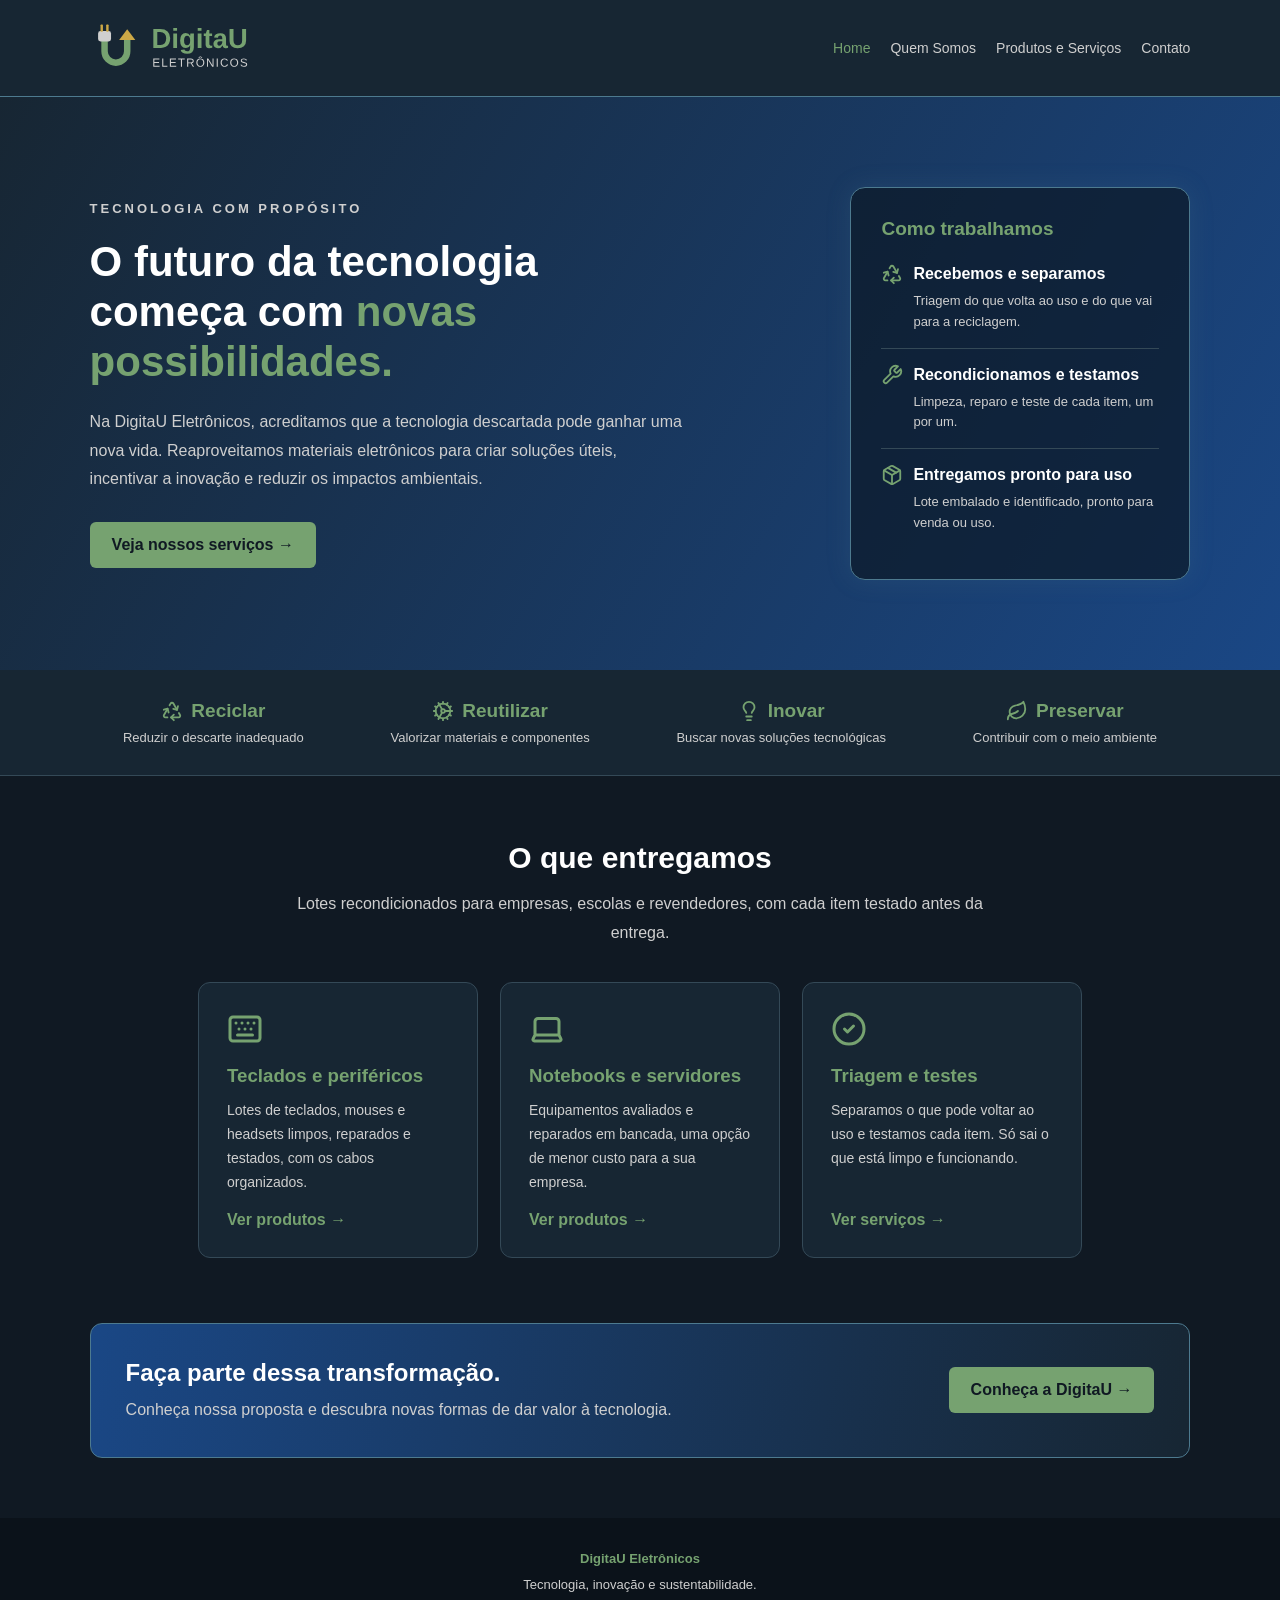
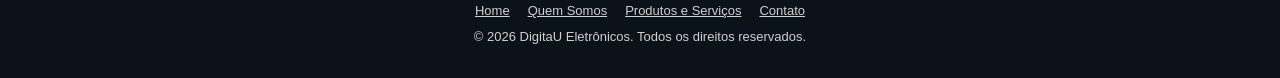
<file: projeto_digitau_eletronicos/index.html>
<!DOCTYPE html>
<html lang="pt-BR">
<head>
    <meta charset="UTF-8">
    <meta name="viewport" content="width=device-width, initial-scale=1.0">
    <meta name="description" content="A DigitaU Eletrônicos recondiciona teclados, mouses, headsets, monitores, notebooks e servidores descartados e entrega lotes testados e prontos para uso.">

    <!-- Nome da página -->
    <title>DigitaU Eletrônicos | Tecnologia Sustentável</title>
    <link rel="icon" href="img/logo/digitau-simbolo.svg" type="image/svg+xml">

    <!-- Estilos: primeiro os comuns, depois os exclusivos desta página -->
    <link rel="stylesheet" href="css/style1.css">
    <link rel="stylesheet" href="css/home.css">
</head>

<body>

    <a class="pular-conteudo" href="#principal">Pular para o conteúdo</a>

    <!-- CABEÇALHO: identidade visual e navegação -->
    <header>
        <a class="logo" href="index.html">
            <img src="img/logo/digitau-logo.svg" alt="DigitaU Eletrônicos - página inicial" width="162" height="52">
        </a>

        <nav class="menu" aria-label="Menu principal">
            <a href="index.html" aria-current="page">Home</a>
            <a href="quem.html">Quem Somos</a>
            <a href="produtos.html">Produtos e Serviços</a>
            <a href="fale.html">Contato</a>
        </nav>
    </header>

    <main id="principal">

        <!-- INÍCIO: apresentação principal da empresa -->
        <section class="inicio inicio-dividido">

            <div class="apresentacao">
                <span class="etiqueta">TECNOLOGIA COM PROPÓSITO</span>

                <h1>
                    O futuro da tecnologia começa com
                    <span>novas possibilidades.</span>
                </h1>

                <p>
                    Na DigitaU Eletrônicos, acreditamos que a tecnologia
                    descartada pode ganhar uma nova vida. Reaproveitamos
                    materiais eletrônicos para criar soluções úteis,
                    incentivar a inovação e reduzir os impactos ambientais.
                </p>

                <a href="produtos.html#servicos" class="botao">
                    Veja nossos serviços →
                </a>
            </div>

            <!-- PAINEL: como o trabalho acontece, em três etapas -->
            <div class="painel">
                <h2>Como trabalhamos</h2>

                <div class="etapa">
                    <strong><img class="icone-texto" src="img/icones/reciclar.svg" alt=""> Recebemos e separamos</strong>
                    <p>Triagem do que volta ao uso e do que vai para a reciclagem.</p>
                </div>

                <div class="etapa">
                    <strong><img class="icone-texto" src="img/icones/ferramenta.svg" alt=""> Recondicionamos e testamos</strong>
                    <p>Limpeza, reparo e teste de cada item, um por um.</p>
                </div>

                <div class="etapa">
                    <strong><img class="icone-texto" src="img/icones/caixa.svg" alt=""> Entregamos pronto para uso</strong>
                    <p>Lote embalado e identificado, pronto para venda ou uso.</p>
                </div>
            </div>

        </section>

        <!-- DIFERENCIAIS: resumo das propostas da empresa -->
        <section class="diferenciais" aria-label="Nossos diferenciais">

            <div class="diferencial">
                <strong><img class="icone-texto" src="img/icones/reciclar.svg" alt=""> Reciclar</strong>
                <p>Reduzir o descarte inadequado</p>
            </div>

            <div class="diferencial">
                <strong><img class="icone-texto" src="img/icones/engrenagem.svg" alt=""> Reutilizar</strong>
                <p>Valorizar materiais e componentes</p>
            </div>

            <div class="diferencial">
                <strong><img class="icone-texto" src="img/icones/lampada.svg" alt=""> Inovar</strong>
                <p>Buscar novas soluções tecnológicas</p>
            </div>

            <div class="diferencial">
                <strong><img class="icone-texto" src="img/icones/folha.svg" alt=""> Preservar</strong>
                <p>Contribuir com o meio ambiente</p>
            </div>

        </section>

        <!-- O QUE ENTREGAMOS: produtos e serviços reais, com link -->
        <section class="conteudo">

            <h2>O que entregamos</h2>

            <p class="subtitulo">
                Lotes recondicionados para empresas, escolas e revendedores,
                com cada item testado antes da entrega.
            </p>

            <div class="cartoes">

                <!-- Cartão 1: periféricos -->
                <article class="cartao">
                    <img class="icone" src="img/icones/teclado.svg" alt="">
                    <h3>Teclados e periféricos</h3>
                    <p>
                        Lotes de teclados, mouses e headsets limpos,
                        reparados e testados, com os cabos organizados.
                    </p>
                    <a href="produtos.html#produtos" class="link-seta">Ver produtos →</a>
                </article>

                <!-- Cartão 2: notebooks e servidores -->
                <article class="cartao">
                    <img class="icone" src="img/icones/notebook.svg" alt="">
                    <h3>Notebooks e servidores</h3>
                    <p>
                        Equipamentos avaliados e reparados em bancada,
                        uma opção de menor custo para a sua empresa.
                    </p>
                    <a href="produtos.html#produtos" class="link-seta">Ver produtos →</a>
                </article>

                <!-- Cartão 3: processo -->
                <article class="cartao">
                    <img class="icone" src="img/icones/check.svg" alt="">
                    <h3>Triagem e testes</h3>
                    <p>
                        Separamos o que pode voltar ao uso e testamos cada
                        item. Só sai o que está limpo e funcionando.
                    </p>
                    <a href="produtos.html#servicos" class="link-seta">Ver serviços →</a>
                </article>

            </div>
        </section>

        <!-- CHAMADA: direciona o visitante para conhecer a empresa -->
        <section class="chamada">

            <div>
                <h2>Faça parte dessa transformação.</h2>
                <p>
                    Conheça nossa proposta e descubra novas formas
                    de dar valor à tecnologia.
                </p>
            </div>

            <a href="quem.html" class="botao">
                Conheça a DigitaU →
            </a>

        </section>

    </main>

    <!-- RODAPÉ: identificação e caminhos das páginas -->
    <footer>
        <p><strong>DigitaU Eletrônicos</strong></p>
        <p>Tecnologia, inovação e sustentabilidade.</p>
        <nav class="rodape-links" aria-label="Links do rodapé">
            <a href="index.html">Home</a>
            <a href="quem.html">Quem Somos</a>
            <a href="produtos.html">Produtos e Serviços</a>
            <a href="fale.html">Contato</a>
        </nav>
        <p>© 2026 DigitaU Eletrônicos. Todos os direitos reservados.</p>
    </footer>

</body>
</html>
</file>
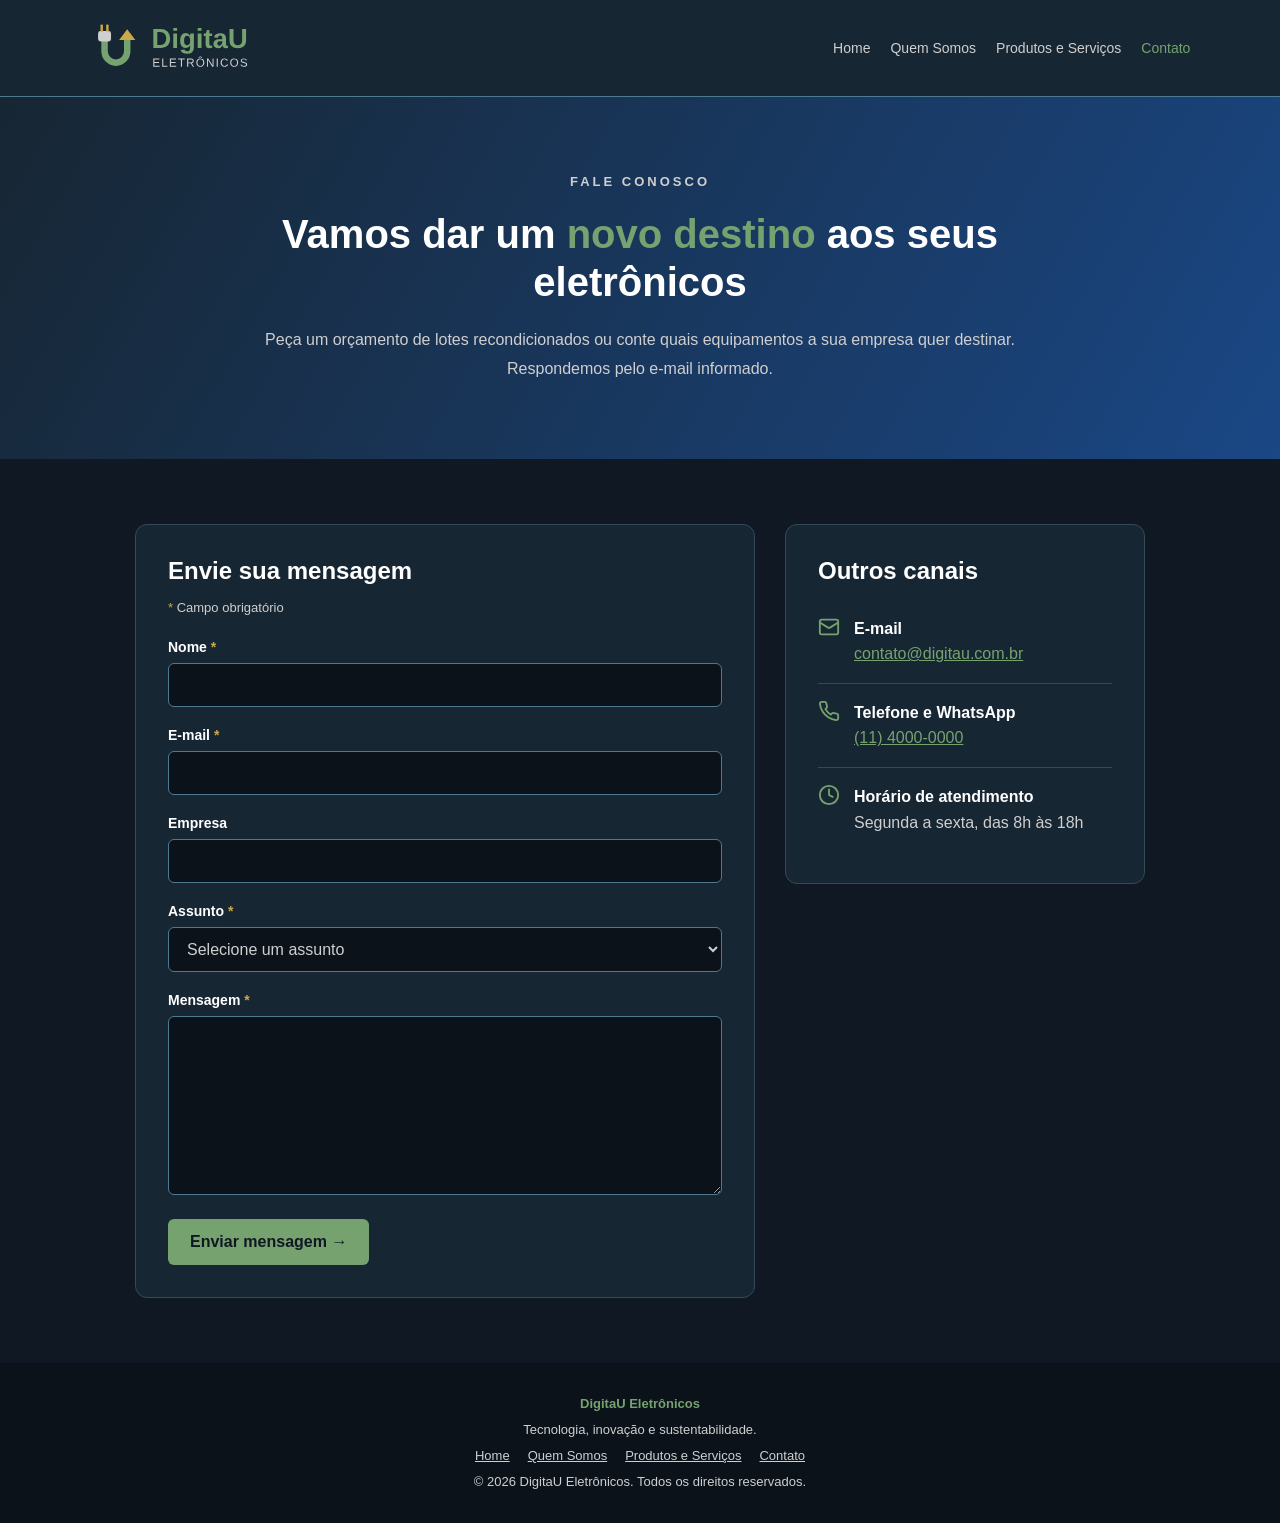
<file: projeto_digitau_eletronicos/fale.html>
<!DOCTYPE html>
<html lang="pt-BR">
<head>
    <meta charset="UTF-8">
    <meta name="viewport" content="width=device-width, initial-scale=1.0">
    <meta name="description" content="Fale com a DigitaU Eletrônicos: peça um orçamento de lotes recondicionados ou conte quais eletrônicos sua empresa quer destinar.">
    <title>Contato | DigitaU Eletrônicos</title>
    <link rel="icon" href="img/logo/digitau-simbolo.svg" type="image/svg+xml">

    <!-- Estilos: primeiro os comuns, depois os exclusivos desta página -->
    <link rel="stylesheet" href="css/style1.css">
    <link rel="stylesheet" href="css/contato.css">

    <!-- defer: o script roda depois que o HTML foi carregado -->
    <script src="js/jscript1.js" defer></script>
</head>

<body>

    <a class="pular-conteudo" href="#principal">Pular para o conteúdo</a>

    <!-- CABEÇALHO: mantém a mesma marca e navegação da Home -->
    <header>
        <a class="logo" href="index.html">
            <img src="img/logo/digitau-logo.svg" alt="DigitaU Eletrônicos - página inicial" width="162" height="52">
        </a>

        <nav class="menu" aria-label="Menu principal">
            <a href="index.html">Home</a>
            <a href="quem.html">Quem Somos</a>
            <a href="produtos.html">Produtos e Serviços</a>
            <a href="fale.html" aria-current="page">Contato</a>
        </nav>
    </header>

    <main id="principal">

        <!-- APRESENTAÇÃO: convite para o contato -->
        <section class="inicio">
            <span class="etiqueta">FALE CONOSCO</span>

            <h1>
                Vamos dar um <span>novo destino</span>
                aos seus eletrônicos
            </h1>

            <p>
                Peça um orçamento de lotes recondicionados ou conte quais
                equipamentos a sua empresa quer destinar. Respondemos pelo
                e-mail informado.
            </p>
        </section>

        <!-- CONTATO: formulário e outros canais -->
        <section class="conteudo">
            <div class="contato-grade">

                <!-- FORMULÁRIO: o envio é tratado em js/jscript1.js -->
                <form class="formulario" id="form-contato">
                    <h2>Envie sua mensagem</h2>
                    <!-- O asterisco é só visual: o atributo "required" já avisa o leitor de tela -->
                    <p class="nota" aria-hidden="true"><span class="obrigatorio">*</span> Campo obrigatório</p>

                    <div class="campo">
                        <label for="nome">Nome <span class="obrigatorio" aria-hidden="true">*</span></label>
                        <input type="text" id="nome" name="nome" autocomplete="name" required>
                    </div>

                    <div class="campo">
                        <label for="email">E-mail <span class="obrigatorio" aria-hidden="true">*</span></label>
                        <input type="email" id="email" name="email" autocomplete="email" required>
                    </div>

                    <div class="campo">
                        <label for="empresa">Empresa</label>
                        <input type="text" id="empresa" name="empresa" autocomplete="organization">
                    </div>

                    <div class="campo">
                        <label for="assunto">Assunto <span class="obrigatorio" aria-hidden="true">*</span></label>
                        <select id="assunto" name="assunto" required>
                            <option value="">Selecione um assunto</option>
                            <option value="teclados">Orçamento: teclados e periféricos</option>
                            <option value="notebooks">Orçamento: notebooks</option>
                            <option value="servidores">Orçamento: servidores</option>
                            <option value="descarte">Quero destinar eletrônicos da minha empresa</option>
                            <option value="outro">Outro assunto</option>
                        </select>
                    </div>

                    <div class="campo">
                        <label for="mensagem">Mensagem <span class="obrigatorio" aria-hidden="true">*</span></label>
                        <textarea id="mensagem" name="mensagem" rows="6" required></textarea>
                    </div>

                    <button type="submit" class="botao">Enviar mensagem →</button>

                    <!-- role="status": o leitor de tela anuncia a confirmação -->
                    <p class="form-status" id="form-status" role="status"></p>
                </form>

                <!-- CANAIS: outras formas de falar com a empresa -->
                <!-- TODO: trocar e-mail e telefone pelos dados reais do grupo -->
                <div class="canais">
                    <h2>Outros canais</h2>

                    <ul class="lista-canais">
                        <li>
                            <img class="icone-texto" src="img/icones/email.svg" alt="">
                            <div>
                                <strong>E-mail</strong>
                                <a href="mailto:contato@digitau.com.br">contato@digitau.com.br</a>
                            </div>
                        </li>

                        <li>
                            <img class="icone-texto" src="img/icones/telefone.svg" alt="">
                            <div>
                                <strong>Telefone e WhatsApp</strong>
                                <a href="tel:+551140000000">(11) 4000-0000</a>
                            </div>
                        </li>

                        <li>
                            <img class="icone-texto" src="img/icones/relogio.svg" alt="">
                            <div>
                                <strong>Horário de atendimento</strong>
                                Segunda a sexta, das 8h às 18h
                            </div>
                        </li>
                    </ul>
                </div>

            </div>
        </section>

    </main>

    <!-- RODAPÉ: mantém o padrão visual e os caminhos das páginas -->
    <footer>
        <p><strong>DigitaU Eletrônicos</strong></p>
        <p>Tecnologia, inovação e sustentabilidade.</p>
        <nav class="rodape-links" aria-label="Links do rodapé">
            <a href="index.html">Home</a>
            <a href="quem.html">Quem Somos</a>
            <a href="produtos.html">Produtos e Serviços</a>
            <a href="fale.html">Contato</a>
        </nav>
        <p>© 2026 DigitaU Eletrônicos. Todos os direitos reservados.</p>
    </footer>

</body>
</html>
</file>
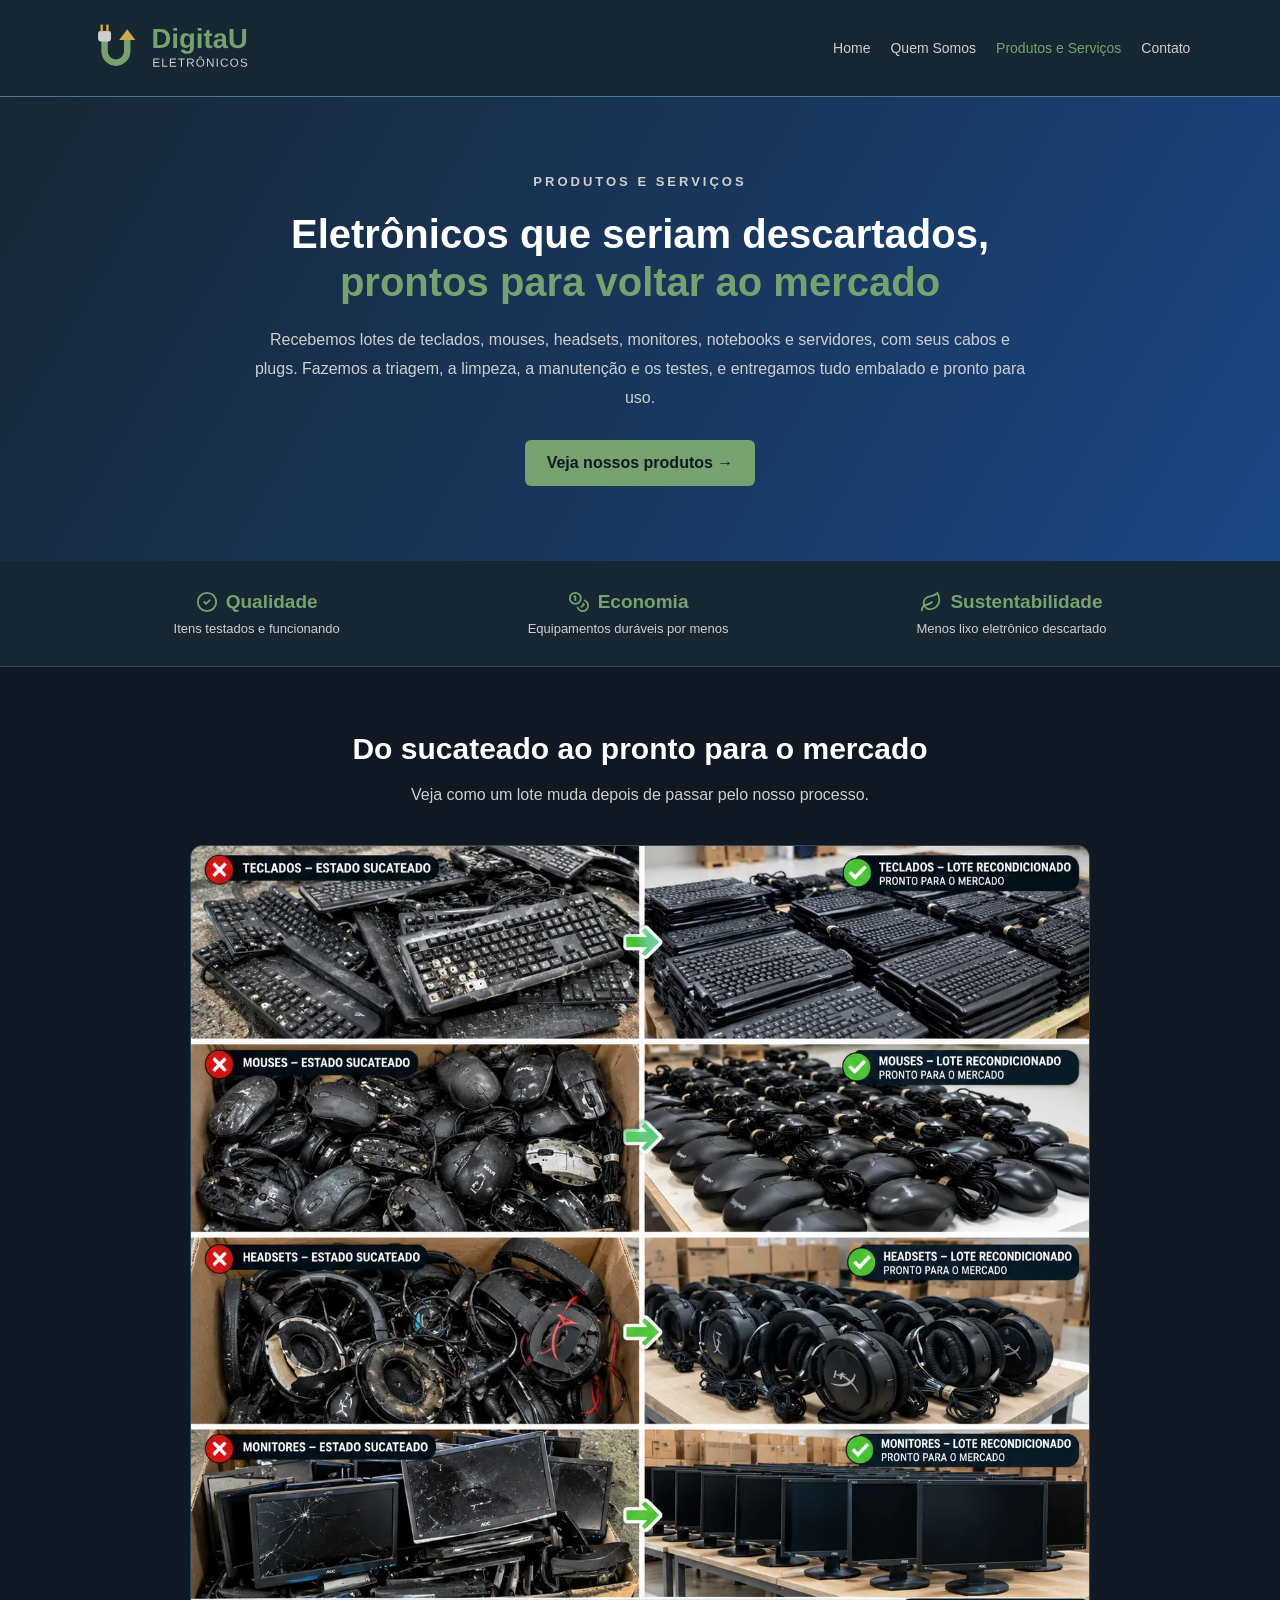
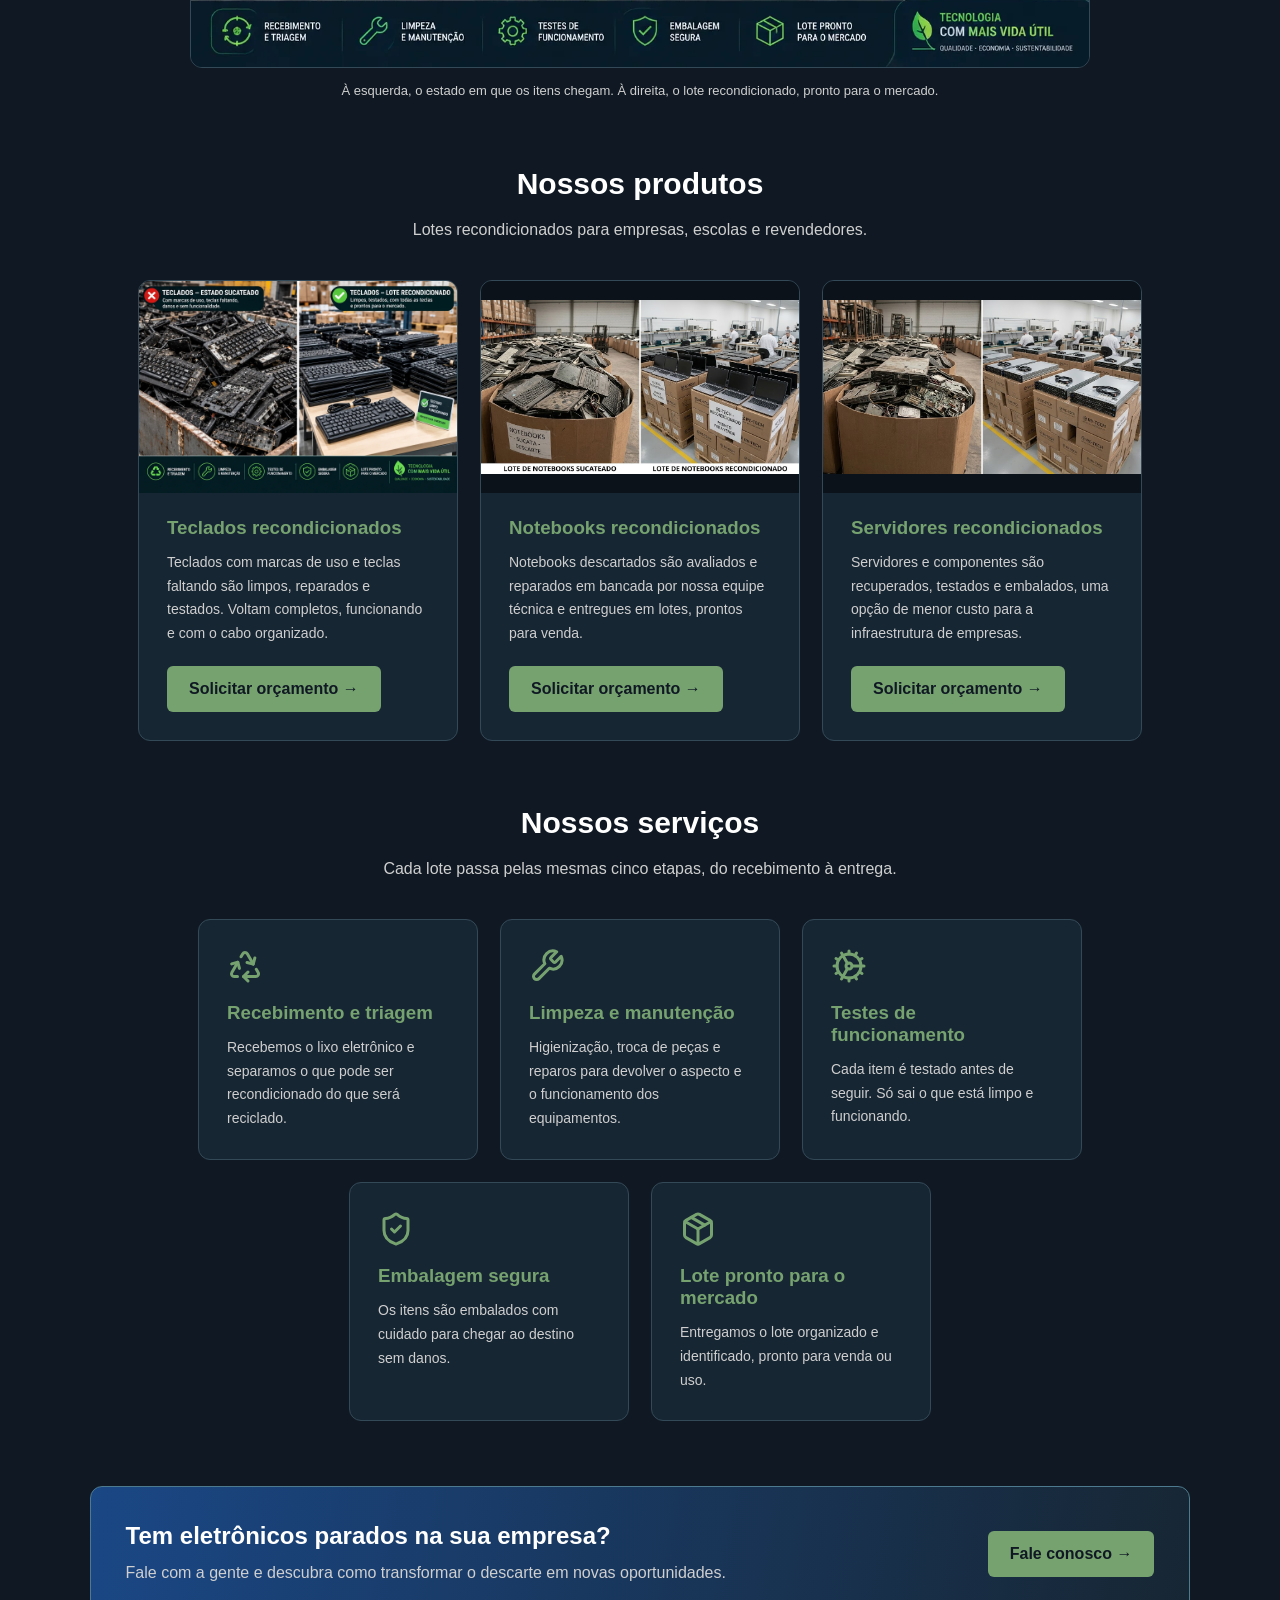
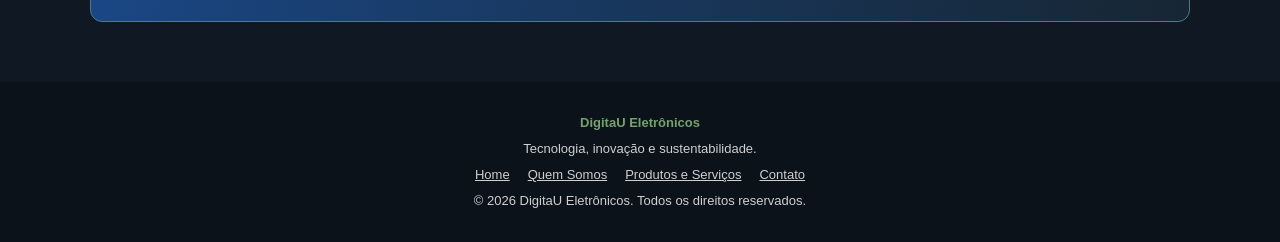
<file: projeto_digitau_eletronicos/produtos.html>
<!DOCTYPE html>
<html lang="pt-BR">
<head>
    <meta charset="UTF-8">
    <meta name="viewport" content="width=device-width, initial-scale=1.0">
    <meta name="description" content="Teclados, mouses, headsets, monitores, notebooks e servidores recondicionados pela DigitaU Eletrônicos.">
    <title>Produtos e Serviços | DigitaU Eletrônicos</title>
    <link rel="icon" href="img/logo/digitau-simbolo.svg" type="image/svg+xml">

    <!-- Estilos: primeiro os comuns, depois os exclusivos desta página -->
    <link rel="stylesheet" href="css/style1.css">
    <link rel="stylesheet" href="css/produtos.css">
</head>

<body>

    <a class="pular-conteudo" href="#principal">Pular para o conteúdo</a>

    <!-- CABEÇALHO: mantém a mesma marca e navegação da Home -->
    <header>
        <a class="logo" href="index.html">
            <img src="img/logo/digitau-logo.svg" alt="DigitaU Eletrônicos - página inicial" width="162" height="52">
        </a>

        <nav class="menu" aria-label="Menu principal">
            <a href="index.html">Home</a>
            <a href="quem.html">Quem Somos</a>
            <a href="produtos.html" aria-current="page">Produtos e Serviços</a>
            <a href="fale.html">Contato</a>
        </nav>
    </header>

    <main id="principal">

        <!-- APRESENTAÇÃO: o que a DigitaU entrega -->
        <section class="inicio">
            <span class="etiqueta">PRODUTOS E SERVIÇOS</span>

            <h1>
                Eletrônicos que seriam descartados,
                <span>prontos para voltar ao mercado</span>
            </h1>

            <p>
                Recebemos lotes de teclados, mouses, headsets, monitores,
                notebooks e servidores, com seus cabos e plugs. Fazemos a
                triagem, a limpeza, a manutenção e os testes, e entregamos
                tudo embalado e pronto para uso.
            </p>

            <a href="#produtos" class="botao">Veja nossos produtos →</a>
        </section>

        <!-- DIFERENCIAIS: resumo da proposta -->
        <section class="diferenciais" aria-label="Nossos diferenciais">

            <div class="diferencial">
                <strong><img class="icone-texto" src="img/icones/check.svg" alt=""> Qualidade</strong>
                <p>Itens testados e funcionando</p>
            </div>

            <div class="diferencial">
                <strong><img class="icone-texto" src="img/icones/moedas.svg" alt=""> Economia</strong>
                <p>Equipamentos duráveis por menos</p>
            </div>

            <div class="diferencial">
                <strong><img class="icone-texto" src="img/icones/folha.svg" alt=""> Sustentabilidade</strong>
                <p>Menos lixo eletrônico descartado</p>
            </div>

        </section>

        <!-- ANTES E DEPOIS: resultado do nosso trabalho -->
        <section class="conteudo">
            <h2>Do sucateado ao pronto para o mercado</h2>

            <p class="subtitulo">
                Veja como um lote muda depois de passar pelo nosso processo.
            </p>

            <figure class="destaque">
                <img src="img/geral.webp"
                     alt="Comparação entre lotes sucateados e recondicionados de teclados, mouses, headsets e monitores, com as etapas do processo: recebimento e triagem, limpeza e manutenção, testes de funcionamento, embalagem segura e lote pronto para o mercado"
                     width="1312" height="1199" loading="lazy">
                <figcaption>
                    À esquerda, o estado em que os itens chegam. À direita, o lote
                    recondicionado, pronto para o mercado.
                </figcaption>
            </figure>
        </section>

        <!-- PRODUTOS: lotes recondicionados -->
        <section class="conteudo" id="produtos">
            <h2>Nossos produtos</h2>

            <p class="subtitulo">
                Lotes recondicionados para empresas, escolas e revendedores.
            </p>

            <div class="cartoes">

                <!-- Produto 1: teclados -->
                <article class="cartao produto">
                    <img src="img/teclados.webp"
                         alt="Teclados sucateados de um lado e lote de teclados recondicionados, limpos e testados, do outro"
                         width="1536" height="1024" loading="lazy">
                    <div class="texto">
                        <h3>Teclados recondicionados</h3>
                        <p>
                            Teclados com marcas de uso e teclas faltando são limpos,
                            reparados e testados. Voltam completos, funcionando e
                            com o cabo organizado.
                        </p>
                        <!-- ?assunto= já deixa o assunto escolhido no formulário -->
                        <a href="fale.html?assunto=teclados" class="botao">Solicitar orçamento →</a>
                    </div>
                </article>

                <!-- Produto 2: notebooks -->
                <article class="cartao produto">
                    <img src="img/notebooks.jpg"
                         alt="Lote de notebooks sucateados e lote de notebooks recondicionados, em caixas, prontos para venda"
                         width="1024" height="559" loading="lazy">
                    <div class="texto">
                        <h3>Notebooks recondicionados</h3>
                        <p>
                            Notebooks descartados são avaliados e reparados em
                            bancada por nossa equipe técnica e entregues em
                            lotes, prontos para venda.
                        </p>
                        <a href="fale.html?assunto=notebooks" class="botao">Solicitar orçamento →</a>
                    </div>
                </article>

                <!-- Produto 3: servidores -->
                <article class="cartao produto">
                    <img src="img/servidores.jpg"
                         alt="Lote de servidores e componentes descartados e lote de servidores recondicionados, embalados e prontos para venda"
                         width="1024" height="559" loading="lazy">
                    <div class="texto">
                        <h3>Servidores recondicionados</h3>
                        <p>
                            Servidores e componentes são recuperados, testados
                            e embalados, uma opção de menor custo para a
                            infraestrutura de empresas.
                        </p>
                        <a href="fale.html?assunto=servidores" class="botao">Solicitar orçamento →</a>
                    </div>
                </article>

            </div>
        </section>

        <!-- SERVIÇOS: etapas do processo -->
        <section class="conteudo" id="servicos">
            <h2>Nossos serviços</h2>

            <p class="subtitulo">
                Cada lote passa pelas mesmas cinco etapas, do recebimento à entrega.
            </p>

            <div class="cartoes">

                <!-- Etapa 1 -->
                <div class="cartao">
                    <img class="icone" src="img/icones/reciclar.svg" alt="">
                    <h3>Recebimento e triagem</h3>
                    <p>
                        Recebemos o lixo eletrônico e separamos o que pode ser
                        recondicionado do que será reciclado.
                    </p>
                </div>

                <!-- Etapa 2 -->
                <div class="cartao">
                    <img class="icone" src="img/icones/ferramenta.svg" alt="">
                    <h3>Limpeza e manutenção</h3>
                    <p>
                        Higienização, troca de peças e reparos para devolver
                        o aspecto e o funcionamento dos equipamentos.
                    </p>
                </div>

                <!-- Etapa 3 -->
                <div class="cartao">
                    <img class="icone" src="img/icones/engrenagem.svg" alt="">
                    <h3>Testes de funcionamento</h3>
                    <p>
                        Cada item é testado antes de seguir. Só sai o que está
                        limpo e funcionando.
                    </p>
                </div>

                <!-- Etapa 4 -->
                <div class="cartao">
                    <img class="icone" src="img/icones/escudo.svg" alt="">
                    <h3>Embalagem segura</h3>
                    <p>
                        Os itens são embalados com cuidado para chegar ao
                        destino sem danos.
                    </p>
                </div>

                <!-- Etapa 5 -->
                <div class="cartao">
                    <img class="icone" src="img/icones/caixa.svg" alt="">
                    <h3>Lote pronto para o mercado</h3>
                    <p>
                        Entregamos o lote organizado e identificado, pronto
                        para venda ou uso.
                    </p>
                </div>

            </div>
        </section>

        <!-- CHAMADA: direciona o visitante para o contato -->
        <section class="chamada">

            <div>
                <h2>Tem eletrônicos parados na sua empresa?</h2>
                <p>
                    Fale com a gente e descubra como transformar o descarte
                    em novas oportunidades.
                </p>
            </div>

            <a href="fale.html?assunto=descarte" class="botao">Fale conosco →</a>

        </section>

    </main>

    <!-- RODAPÉ: mantém o padrão visual e os caminhos das páginas -->
    <footer>
        <p><strong>DigitaU Eletrônicos</strong></p>
        <p>Tecnologia, inovação e sustentabilidade.</p>
        <nav class="rodape-links" aria-label="Links do rodapé">
            <a href="index.html">Home</a>
            <a href="quem.html">Quem Somos</a>
            <a href="produtos.html">Produtos e Serviços</a>
            <a href="fale.html">Contato</a>
        </nav>
        <p>© 2026 DigitaU Eletrônicos. Todos os direitos reservados.</p>
    </footer>

</body>
</html>
</file>
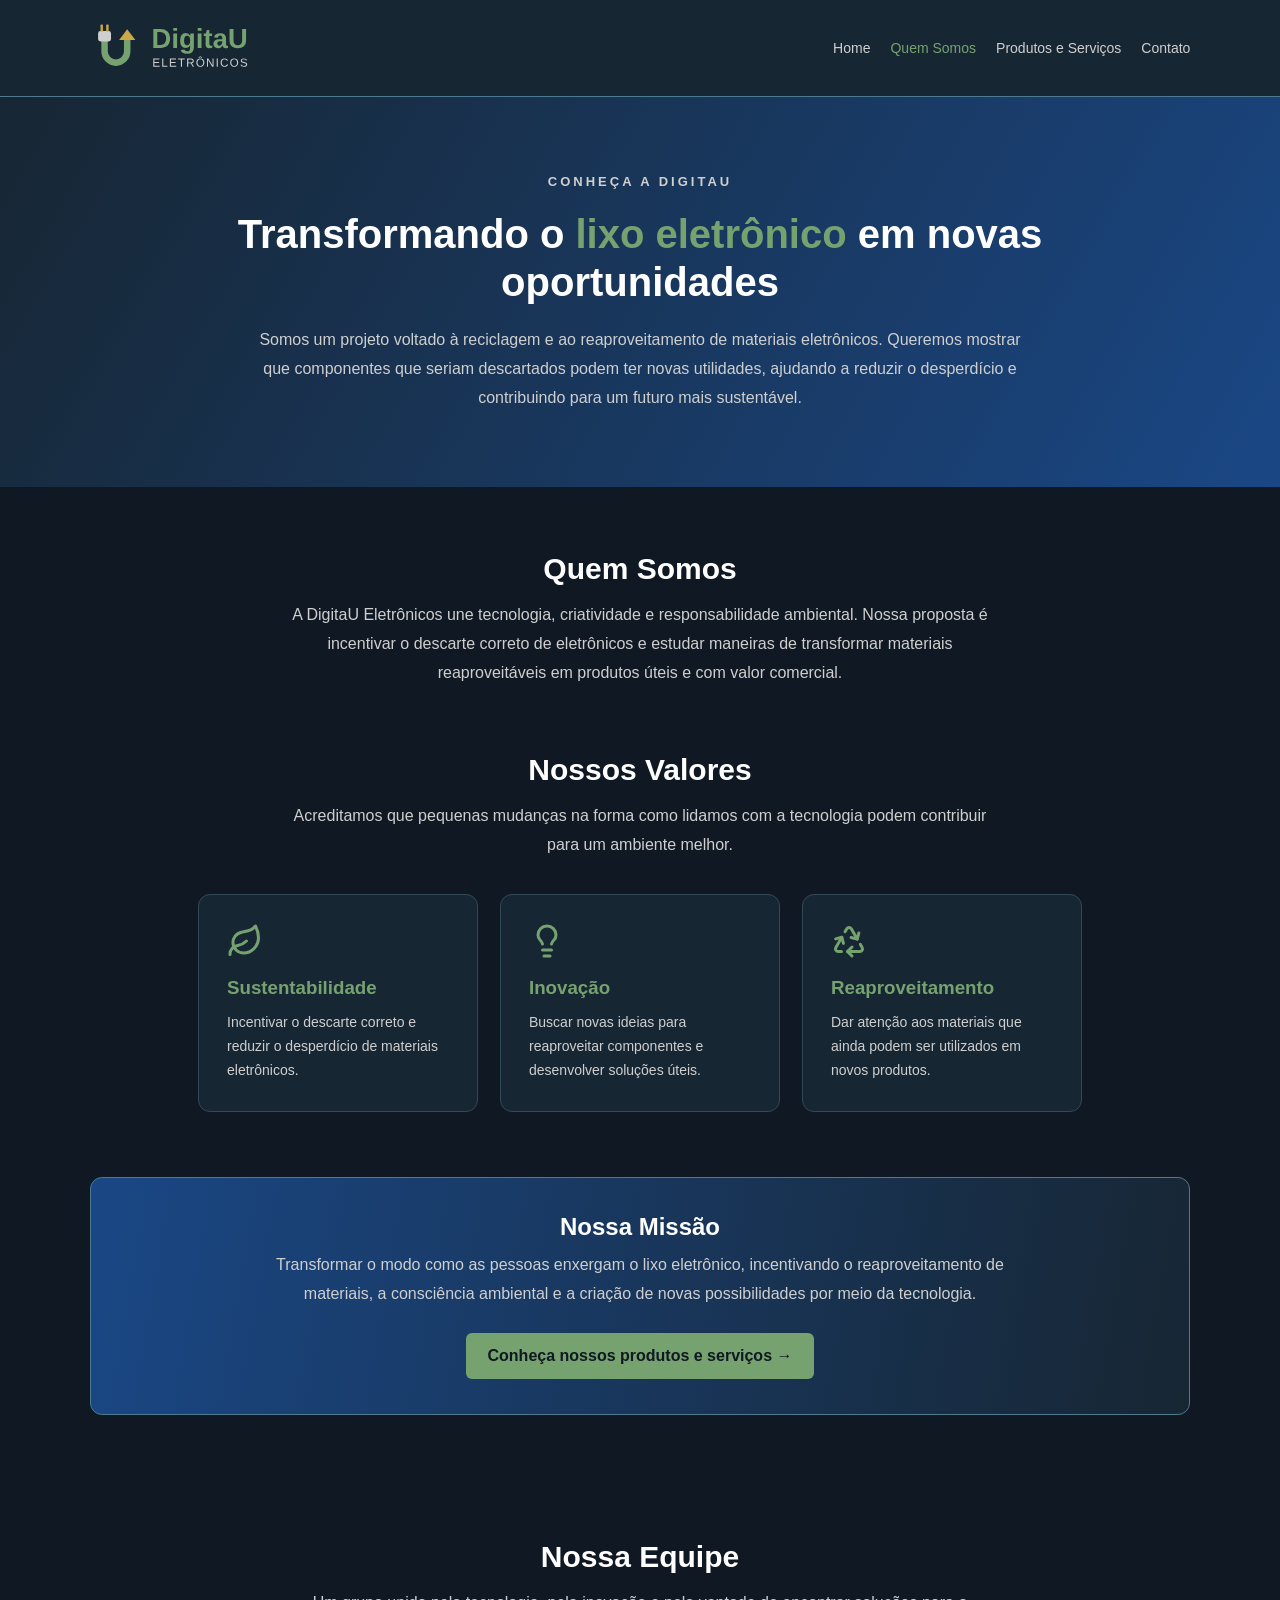
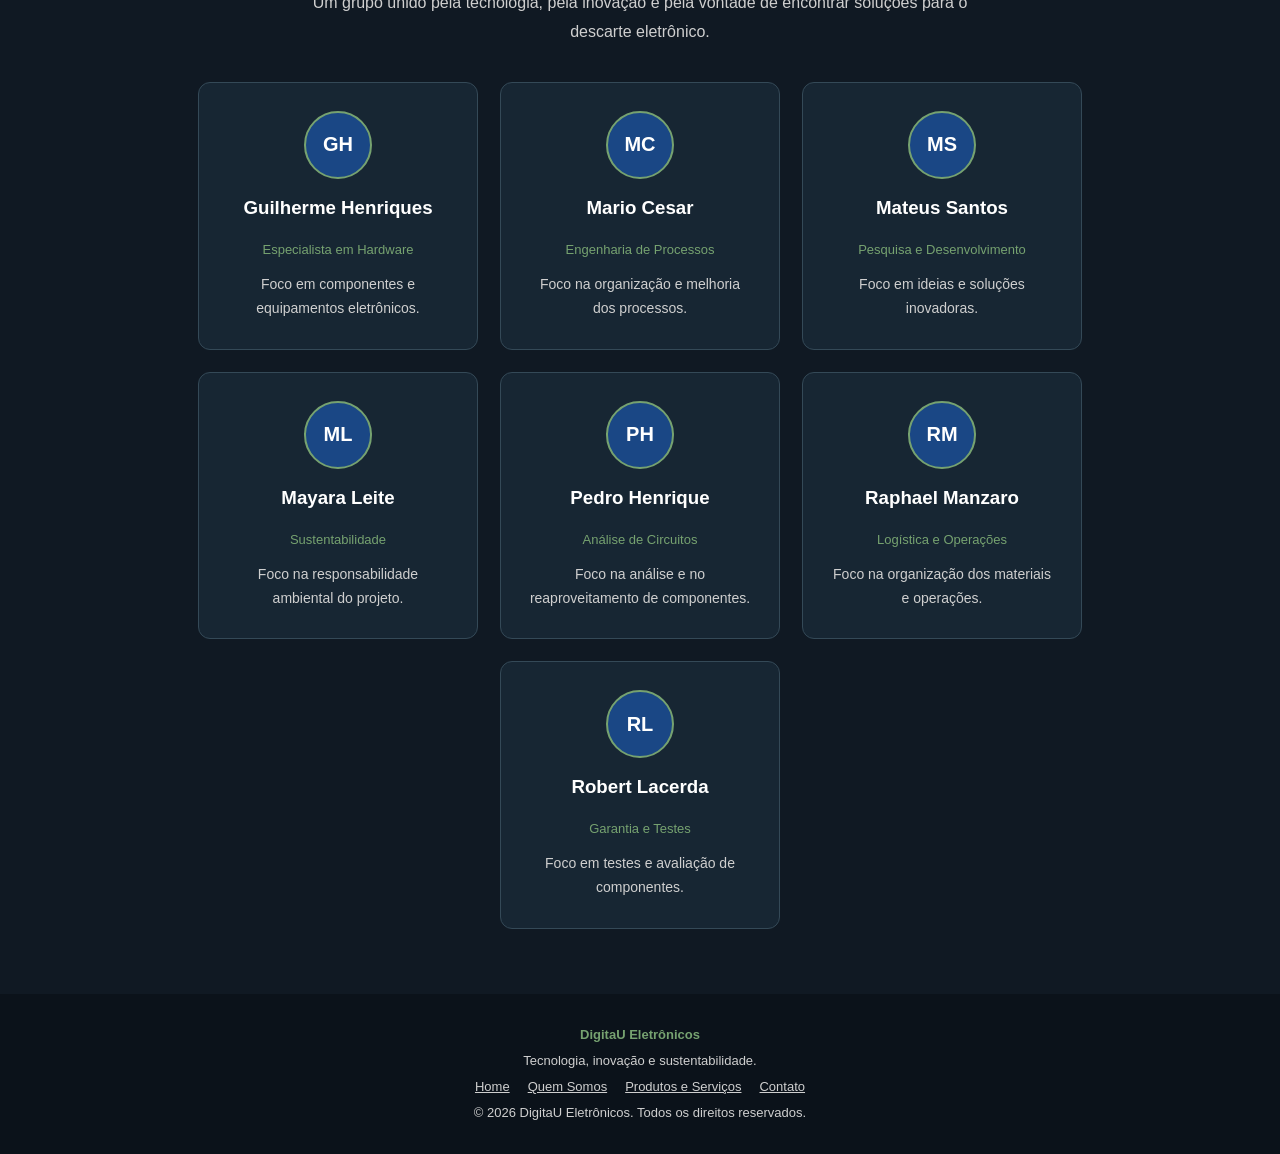
<file: projeto_digitau_eletronicos/quem.html>
<!DOCTYPE html>
<html lang="pt-BR">
<head>
    <meta charset="UTF-8">
    <meta name="viewport" content="width=device-width, initial-scale=1.0">
    <meta name="description" content="Conheça a DigitaU Eletrônicos: valores, missão e a equipe que transforma lixo eletrônico em novas oportunidades.">
    <title>Quem Somos | DigitaU Eletrônicos</title>
    <link rel="icon" href="img/logo/digitau-simbolo.svg" type="image/svg+xml">

    <!-- Estilos: primeiro os comuns, depois os exclusivos desta página -->
    <link rel="stylesheet" href="css/style1.css">
    <link rel="stylesheet" href="css/quem.css">
</head>

<body>

    <a class="pular-conteudo" href="#principal">Pular para o conteúdo</a>

    <!-- CABEÇALHO: mantém a mesma marca e navegação da Home -->
    <header>
        <a class="logo" href="index.html">
            <img src="img/logo/digitau-logo.svg" alt="DigitaU Eletrônicos - página inicial" width="162" height="52">
        </a>

        <nav class="menu" aria-label="Menu principal">
            <a href="index.html">Home</a>
            <a href="quem.html" aria-current="page">Quem Somos</a>
            <a href="produtos.html">Produtos e Serviços</a>
            <a href="fale.html">Contato</a>
        </nav>
    </header>

    <main id="principal">

        <!-- APRESENTAÇÃO: explica quem é a DigitaU -->
        <section class="inicio">
            <span class="etiqueta">CONHEÇA A DIGITAU</span>

            <h1>
                Transformando o <span>lixo eletrônico</span>
                em novas oportunidades
            </h1>

            <p>
                Somos um projeto voltado à reciclagem e ao reaproveitamento
                de materiais eletrônicos. Queremos mostrar que componentes
                que seriam descartados podem ter novas utilidades, ajudando
                a reduzir o desperdício e contribuindo para um futuro mais
                sustentável.
            </p>
        </section>

        <!-- SOBRE: apresenta a proposta do projeto -->
        <section class="conteudo">
            <h2>Quem Somos</h2>

            <p class="subtitulo">
                A DigitaU Eletrônicos une tecnologia, criatividade e
                responsabilidade ambiental. Nossa proposta é incentivar
                o descarte correto de eletrônicos e estudar maneiras de
                transformar materiais reaproveitáveis em produtos úteis
                e com valor comercial.
            </p>
        </section>

        <!-- VALORES: mostra os princípios do projeto -->
        <section class="conteudo">
            <h2>Nossos Valores</h2>

            <p class="subtitulo">
                Acreditamos que pequenas mudanças na forma como lidamos
                com a tecnologia podem contribuir para um ambiente melhor.
            </p>

            <div class="cartoes">

                <!-- Valor 1: responsabilidade ambiental -->
                <div class="cartao">
                    <img class="icone" src="img/icones/folha.svg" alt="">
                    <h3>Sustentabilidade</h3>
                    <p>
                        Incentivar o descarte correto e reduzir o desperdício
                        de materiais eletrônicos.
                    </p>
                </div>

                <!-- Valor 2: tecnologia e criatividade -->
                <div class="cartao">
                    <img class="icone" src="img/icones/lampada.svg" alt="">
                    <h3>Inovação</h3>
                    <p>
                        Buscar novas ideias para reaproveitar componentes
                        e desenvolver soluções úteis.
                    </p>
                </div>

                <!-- Valor 3: acesso e reaproveitamento -->
                <div class="cartao">
                    <img class="icone" src="img/icones/reciclar.svg" alt="">
                    <h3>Reaproveitamento</h3>
                    <p>
                        Dar atenção aos materiais que ainda podem ser
                        utilizados em novos produtos.
                    </p>
                </div>

            </div>
        </section>

        <!-- MISSÃO: destaca o objetivo principal do projeto -->
        <section class="chamada chamada-centro">
            <div>
                <h2>Nossa Missão</h2>
                <p>
                    Transformar o modo como as pessoas enxergam o lixo eletrônico,
                    incentivando o reaproveitamento de materiais, a consciência
                    ambiental e a criação de novas possibilidades por meio
                    da tecnologia.
                </p>
            </div>

            <a href="produtos.html" class="botao">
                Conheça nossos produtos e serviços →
            </a>
        </section>

        <!-- EQUIPE: integrantes do projeto -->
        <section class="conteudo">
            <h2>Nossa Equipe</h2>

            <p class="subtitulo">
                Um grupo unido pela tecnologia, pela inovação e pela
                vontade de encontrar soluções para o descarte eletrônico.
            </p>

            <div class="cartoes">

                <!-- Integrante 1 -->
                <div class="cartao membro">
                    <div class="iniciais" aria-hidden="true">GH</div>
                    <h3>Guilherme Henriques</h3>
                    <p class="cargo">Especialista em Hardware</p>
                    <p>Foco em componentes e equipamentos eletrônicos.</p>
                </div>

                <!-- Integrante 2 -->
                <div class="cartao membro">
                    <div class="iniciais" aria-hidden="true">MC</div>
                    <h3>Mario Cesar</h3>
                    <p class="cargo">Engenharia de Processos</p>
                    <p>Foco na organização e melhoria dos processos.</p>
                </div>

                <!-- Integrante 3 -->
                <div class="cartao membro">
                    <div class="iniciais" aria-hidden="true">MS</div>
                    <h3>Mateus Santos</h3>
                    <p class="cargo">Pesquisa e Desenvolvimento</p>
                    <p>Foco em ideias e soluções inovadoras.</p>
                </div>

                <!-- Integrante 4 -->
                <div class="cartao membro">
                    <div class="iniciais" aria-hidden="true">ML</div>
                    <h3>Mayara Leite</h3>
                    <p class="cargo">Sustentabilidade</p>
                    <p>Foco na responsabilidade ambiental do projeto.</p>
                </div>

                <!-- Integrante 5 -->
                <div class="cartao membro">
                    <div class="iniciais" aria-hidden="true">PH</div>
                    <h3>Pedro Henrique</h3>
                    <p class="cargo">Análise de Circuitos</p>
                    <p>Foco na análise e no reaproveitamento de componentes.</p>
                </div>

                <!-- Integrante 6 -->
                <div class="cartao membro">
                    <div class="iniciais" aria-hidden="true">RM</div>
                    <h3>Raphael Manzaro</h3>
                    <p class="cargo">Logística e Operações</p>
                    <p>Foco na organização dos materiais e operações.</p>
                </div>

                <!-- Integrante 7 -->
                <div class="cartao membro">
                    <div class="iniciais" aria-hidden="true">RL</div>
                    <h3>Robert Lacerda</h3>
                    <p class="cargo">Garantia e Testes</p>
                    <p>Foco em testes e avaliação de componentes.</p>
                </div>

            </div>
        </section>

    </main>

    <!-- RODAPÉ: mantém o padrão visual e os caminhos das páginas -->
    <footer>
        <p><strong>DigitaU Eletrônicos</strong></p>
        <p>Tecnologia, inovação e sustentabilidade.</p>
        <nav class="rodape-links" aria-label="Links do rodapé">
            <a href="index.html">Home</a>
            <a href="quem.html">Quem Somos</a>
            <a href="produtos.html">Produtos e Serviços</a>
            <a href="fale.html">Contato</a>
        </nav>
        <p>© 2026 DigitaU Eletrônicos. Todos os direitos reservados.</p>
    </footer>

</body>
</html>
</file>
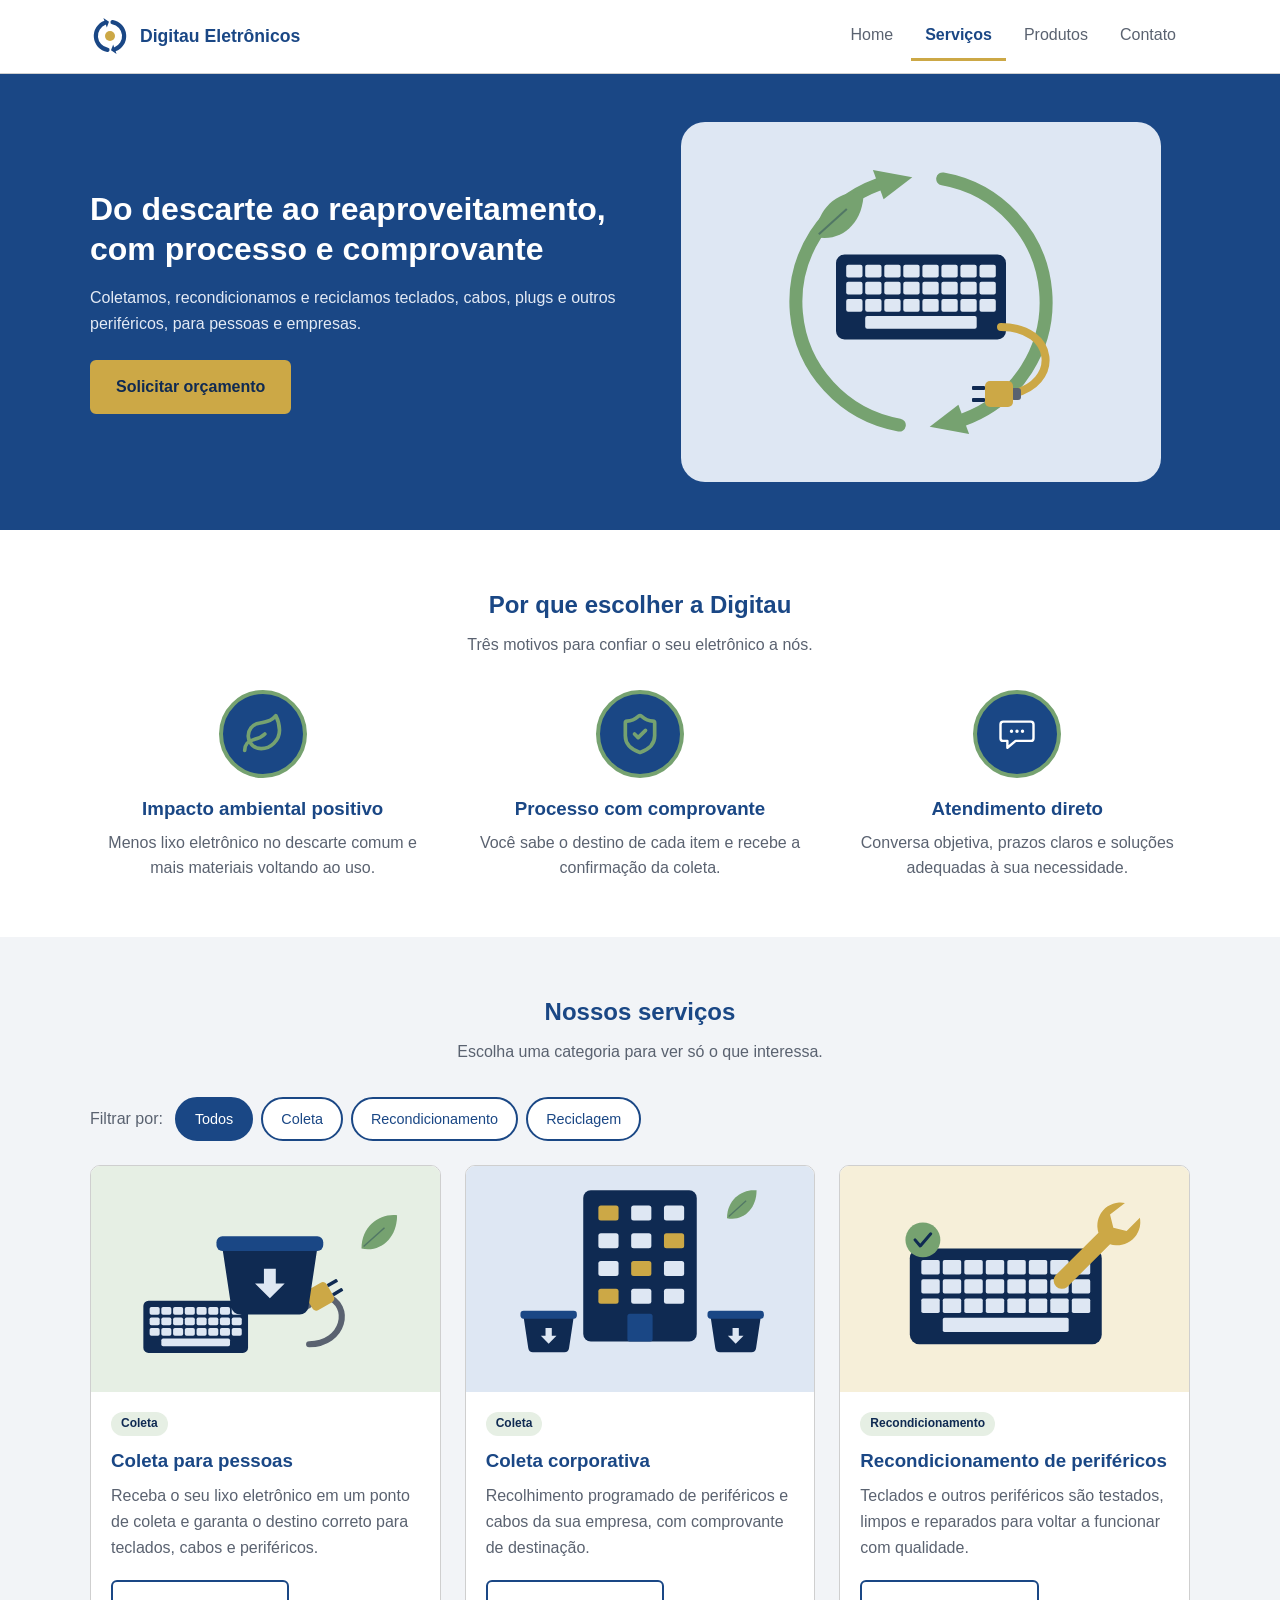
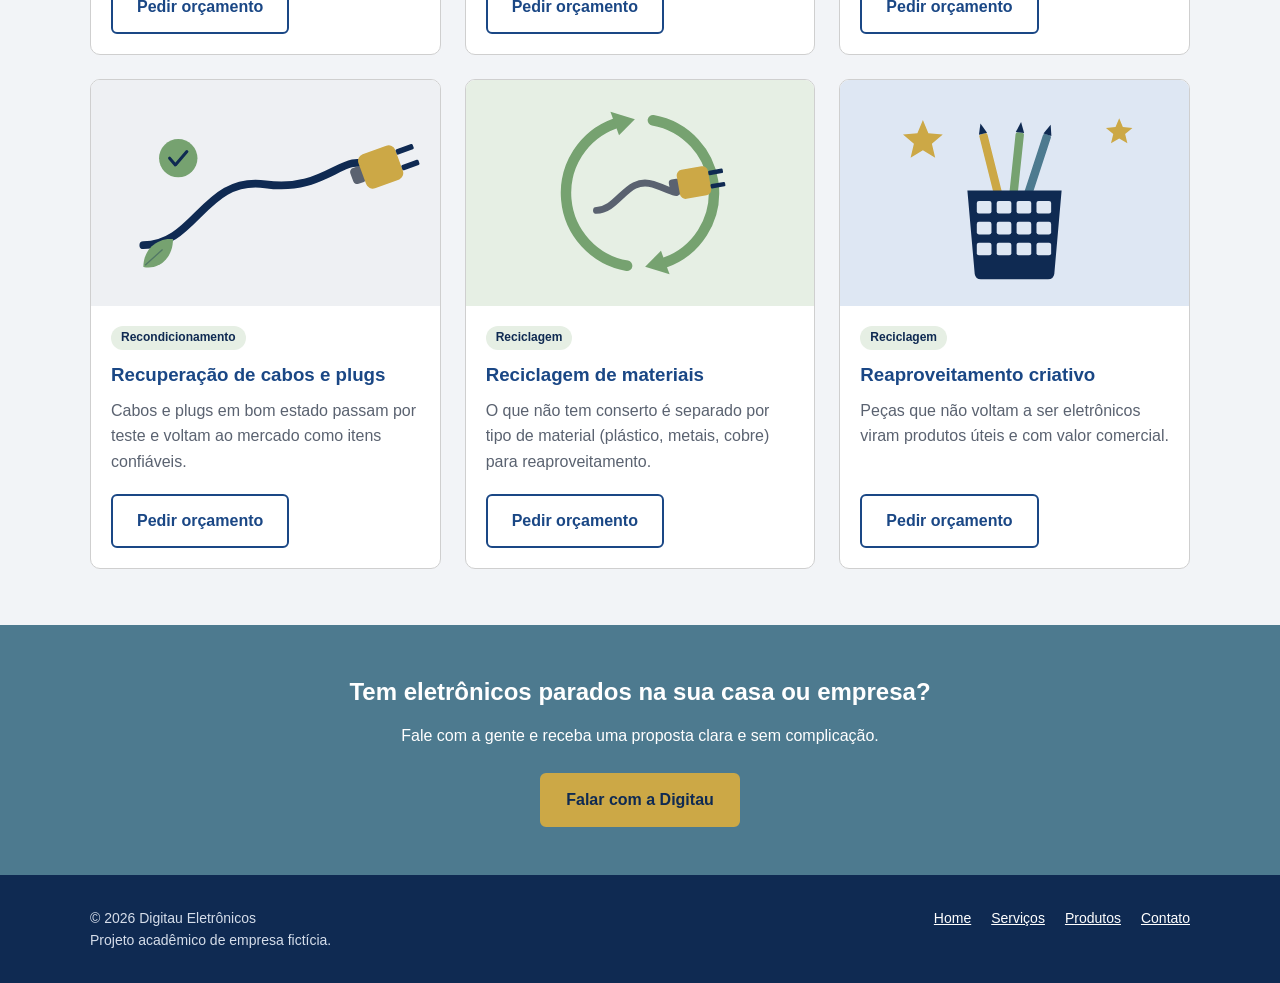
<file: projeto_digitau_eletronicos/servicos.html>
<!DOCTYPE html>
<html lang="pt-BR">
<head>
    <meta charset="UTF-8">
    <meta name="viewport" content="width=device-width, initial-scale=1.0">
    <meta name="description" content="Coleta, recondicionamento e reciclagem de lixo eletrônico: teclados, cabos, plugs e periféricos.">
    <title>..:: Projeto Digitau Eletrônicos - Serviços ::..</title>
    <link rel="stylesheet" href="css/layout.css">
</head>
<body>

    <header class="site-header">
        <div class="container">
            <a class="logo" href="index.html">
                <img src="img/logo-digitau.svg" alt="">
                <span>Digitau Eletrônicos</span>
            </a>
            <nav aria-label="Menu principal">
                <ul class="menu">
                    <li><a href="index.html">Home</a></li>
                    <li><a href="servicos.html" class="ativo" aria-current="page">Serviços</a></li>
                    <li><a href="produtos.html">Produtos</a></li>
                    <li><a href="fale.html">Contato</a></li>
                </ul>
            </nav>
        </div>
    </header>

    <main>

        <!-- Topo da página -->
        <section class="hero">
            <div class="container">
                <div>
                    <h1>Do descarte ao reaproveitamento, com processo e comprovante</h1>
                    <p>
                        Coletamos, recondicionamos e reciclamos teclados, cabos, plugs e outros
                        periféricos, para pessoas e empresas.
                    </p>
                    <a class="botao" href="fale.html">Solicitar orçamento</a>
                </div>
                <img src="img/servicos/hero.svg" alt="Teclado e cabo dentro de um símbolo de reciclagem" width="480" height="360">
            </div>
        </section>

        <!-- Vantagens -->
        <section class="secao">
            <div class="container">
                <h2>Por que escolher a Digitau</h2>
                <p class="subtitulo">Três motivos para confiar o seu eletrônico a nós.</p>

                <ul class="vantagens">
                    <li>
                        <div class="circulo"><img src="img/icones/folha.svg" alt=""></div>
                        <h3>Impacto ambiental positivo</h3>
                        <p>Menos lixo eletrônico no descarte comum e mais materiais voltando ao uso.</p>
                    </li>
                    <li>
                        <div class="circulo"><img src="img/icones/escudo.svg" alt=""></div>
                        <h3>Processo com comprovante</h3>
                        <p>Você sabe o destino de cada item e recebe a confirmação da coleta.</p>
                    </li>
                    <li>
                        <div class="circulo"><img src="img/icones/atendimento.svg" alt=""></div>
                        <h3>Atendimento direto</h3>
                        <p>Conversa objetiva, prazos claros e soluções adequadas à sua necessidade.</p>
                    </li>
                </ul>
            </div>
        </section>

        <!-- Filtro + lista de serviços -->
        <section class="secao suave" id="lista-servicos">
            <div class="container">
                <h2>Nossos serviços</h2>
                <p class="subtitulo">Escolha uma categoria para ver só o que interessa.</p>

                <div class="filtro" role="group" aria-label="Filtrar serviços por categoria" hidden>
                    <span class="filtro-rotulo">Filtrar por:</span>
                    <button type="button" data-filtro="todos" aria-pressed="true">Todos</button>
                    <button type="button" data-filtro="coleta" aria-pressed="false">Coleta</button>
                    <button type="button" data-filtro="recondicionamento" aria-pressed="false">Recondicionamento</button>
                    <button type="button" data-filtro="reciclagem" aria-pressed="false">Reciclagem</button>
                </div>
                <p class="filtro-status" aria-live="polite"></p>

                <div class="grade">
                    <article class="card" data-categoria="coleta">
                        <img src="img/servicos/coleta-pessoas.svg" alt="Caixa de coleta com teclado e cabo" width="400" height="260" loading="lazy">
                        <div class="card-corpo">
                            <span class="etiqueta">Coleta</span>
                            <h3>Coleta para pessoas</h3>
                            <p>Receba o seu lixo eletrônico em um ponto de coleta e garanta o destino correto para teclados, cabos e periféricos.</p>
                            <a class="botao botao-contorno" href="fale.html">Pedir orçamento</a>
                        </div>
                    </article>

                    <article class="card" data-categoria="coleta">
                        <img src="img/servicos/coleta-corporativa.svg" alt="Prédio de empresa com caixas de coleta" width="400" height="260" loading="lazy">
                        <div class="card-corpo">
                            <span class="etiqueta">Coleta</span>
                            <h3>Coleta corporativa</h3>
                            <p>Recolhimento programado de periféricos e cabos da sua empresa, com comprovante de destinação.</p>
                            <a class="botao botao-contorno" href="fale.html">Pedir orçamento</a>
                        </div>
                    </article>

                    <article class="card" data-categoria="recondicionamento">
                        <img src="img/servicos/recondicionamento-perifericos.svg" alt="Teclado sendo consertado com chave de ajuste" width="400" height="260" loading="lazy">
                        <div class="card-corpo">
                            <span class="etiqueta">Recondicionamento</span>
                            <h3>Recondicionamento de periféricos</h3>
                            <p>Teclados e outros periféricos são testados, limpos e reparados para voltar a funcionar com qualidade.</p>
                            <a class="botao botao-contorno" href="fale.html">Pedir orçamento</a>
                        </div>
                    </article>

                    <article class="card" data-categoria="recondicionamento">
                        <img src="img/servicos/recondicionamento-cabos.svg" alt="Cabo com plug testado" width="400" height="260" loading="lazy">
                        <div class="card-corpo">
                            <span class="etiqueta">Recondicionamento</span>
                            <h3>Recuperação de cabos e plugs</h3>
                            <p>Cabos e plugs em bom estado passam por teste e voltam ao mercado como itens confiáveis.</p>
                            <a class="botao botao-contorno" href="fale.html">Pedir orçamento</a>
                        </div>
                    </article>

                    <article class="card" data-categoria="reciclagem">
                        <img src="img/servicos/reciclagem-materiais.svg" alt="Ciclo de reciclagem com cabo e plug" width="400" height="260" loading="lazy">
                        <div class="card-corpo">
                            <span class="etiqueta">Reciclagem</span>
                            <h3>Reciclagem de materiais</h3>
                            <p>O que não tem conserto é separado por tipo de material (plástico, metais, cobre) para reaproveitamento.</p>
                            <a class="botao botao-contorno" href="fale.html">Pedir orçamento</a>
                        </div>
                    </article>

                    <article class="card" data-categoria="reciclagem">
                        <img src="img/servicos/reaproveitamento.svg" alt="Porta-objetos feito de teclas recicladas" width="400" height="260" loading="lazy">
                        <div class="card-corpo">
                            <span class="etiqueta">Reciclagem</span>
                            <h3>Reaproveitamento criativo</h3>
                            <p>Peças que não voltam a ser eletrônicos viram produtos úteis e com valor comercial.</p>
                            <a class="botao botao-contorno" href="fale.html">Pedir orçamento</a>
                        </div>
                    </article>
                </div>
            </div>
        </section>

        <!-- Chamada final -->
        <section class="cta">
            <div class="container">
                <h2>Tem eletrônicos parados na sua casa ou empresa?</h2>
                <p>Fale com a gente e receba uma proposta clara e sem complicação.</p>
                <a class="botao" href="fale.html">Falar com a Digitau</a>
            </div>
        </section>

    </main>

    <footer class="site-footer">
        <div class="container">
            <p>&copy; 2026 Digitau Eletrônicos<br>Projeto acadêmico de empresa fictícia.</p>
            <ul>
                <li><a href="index.html">Home</a></li>
                <li><a href="servicos.html">Serviços</a></li>
                <li><a href="produtos.html">Produtos</a></li>
                <li><a href="fale.html">Contato</a></li>
            </ul>
        </div>
    </footer>

    <script src="js/filtro.js"></script>
</body>
</html>
</file>
<file: projeto_digitau_eletronicos/css/style1.css>
/* =========================================================
   DigitaU Eletrônicos – estilos compartilhados
   Usado por todas as páginas. O que é exclusivo de uma
   página fica no arquivo dela (home.css, quem.css...).
   ========================================================= */

/* Paleta e medidas: mudar aqui altera o site inteiro */
:root {
    --cor-fundo: #101923;
    --cor-fundo-escuro: #0B121A;
    --cor-superficie: #172633;
    --cor-borda: #344957;
    --cor-texto: #CFCFCF;
    --cor-titulo: #FFFFFF;
    --cor-verde: #76A270;
    --cor-dourado: #CCA846;
    --cor-azul: #1A4785;
    --cor-azul-claro: #4D7A8F;

    --margem-lateral: 7%;
    --raio: 12px;
    --transicao: 0.3s;

    /* Controles nativos (select, barra de rolagem) no tema escuro */
    color-scheme: dark;
}

/* Configurações gerais da página */
* {
    margin: 0;
    padding: 0;
    box-sizing: border-box;
}

body {
    background: var(--cor-fundo);
    color: var(--cor-texto);
    font-family: Arial, sans-serif;
}

/* Campos de formulário usam a mesma fonte do site */
button,
input,
select,
textarea {
    font: inherit;
}

img {
    max-width: 100%;
}

/* Foco visível para quem navega pelo teclado */
:focus-visible {
    outline: 3px solid var(--cor-dourado);
    outline-offset: 3px;
}

/* Link "Pular para o conteúdo": só aparece ao usar o Tab */
.pular-conteudo {
    position: absolute;
    top: -100px;
    left: 16px;
    z-index: 10;
    background: var(--cor-verde);
    color: var(--cor-fundo);
    padding: 10px 16px;
    border-radius: 6px;
    font-weight: bold;
    text-decoration: none;
}

.pular-conteudo:focus {
    top: 16px;
}

/* ---------- Cabeçalho e menu ---------- */
header {
    background: var(--cor-superficie);
    padding: 22px var(--margem-lateral);
    display: flex;
    justify-content: space-between;
    align-items: center;
    flex-wrap: wrap;
    gap: 20px;
    border-bottom: 1px solid var(--cor-azul-claro);
}

/* Logo da empresa (link para a Home) */
.logo {
    display: block;
}

.logo img {
    display: block;
    height: 52px;
    width: auto;
}

.menu {
    display: flex;
    flex-wrap: wrap;
    gap: 20px;
}

.menu a {
    color: var(--cor-texto);
    text-decoration: none;
    font-size: 14px;
    transition: var(--transicao);
}

/* aria-current="page" marca a página atual no menu */
.menu a:hover,
.menu a[aria-current="page"] {
    color: var(--cor-verde);
}

/* ---------- Apresentação no topo de cada página ---------- */
.inicio {
    padding: 75px var(--margem-lateral);
    background: linear-gradient(120deg, var(--cor-superficie), var(--cor-azul));
    text-align: center;
}

/* Pequeno destaque acima do título.
   Cinza claro em vez de verde: o verde sobre o azul do degradê
   não tinha contraste suficiente (3,14:1). */
.etiqueta {
    color: var(--cor-texto);
    letter-spacing: 3px;
    font-size: 13px;
    font-weight: bold;
}

.inicio h1 {
    color: var(--cor-titulo);
    font-size: 40px;
    line-height: 1.2;
    margin: 20px auto;
    max-width: 850px;
}

.inicio h1 span {
    color: var(--cor-verde);
}

.inicio p {
    max-width: 780px;
    margin: 0 auto 28px;
    line-height: 1.8;
}

.inicio p:last-child {
    margin-bottom: 0;
}

/* ---------- Botões e links de ação ---------- */
.botao {
    display: inline-block;
    background: var(--cor-verde);
    color: var(--cor-fundo);
    padding: 14px 22px;
    border: none;
    border-radius: 6px;
    font-weight: bold;
    text-decoration: none;
    cursor: pointer;
    transition: var(--transicao);
}

.botao:hover {
    background: var(--cor-dourado);
    transform: translateY(-3px);
}

/* Link em texto dentro de cartões */
.link-seta {
    margin-top: auto;
    padding-top: 16px;
    align-self: flex-start;
    color: var(--cor-verde);
    font-weight: bold;
    text-decoration: none;
}

.link-seta:hover {
    color: var(--cor-dourado);
    text-decoration: underline;
}

/* ---------- Faixa com os principais diferenciais ---------- */
.diferenciais {
    display: flex;
    justify-content: space-around;
    flex-wrap: wrap;
    gap: 20px;
    padding: 30px var(--margem-lateral);
    background: var(--cor-superficie);
    border-bottom: 1px solid var(--cor-borda);
}

.diferencial {
    text-align: center;
    min-width: 150px;
}

.diferencial strong {
    display: flex;
    justify-content: center;
    align-items: center;
    gap: 8px;
    color: var(--cor-verde);
    font-size: 19px;
    margin-bottom: 8px;
}

.diferencial p {
    font-size: 13px;
}

/* ---------- Seções de conteúdo ---------- */
.conteudo {
    padding: 65px var(--margem-lateral);
    text-align: center;
}

/* Duas seções seguidas não somam o espaçamento entre elas */
.conteudo + .conteudo {
    padding-top: 0;
}

.conteudo h2 {
    color: var(--cor-titulo);
    font-size: 30px;
    margin-bottom: 15px;
}

.subtitulo {
    max-width: 720px;
    margin: 0 auto;
    line-height: 1.8;
}

/* ---------- Cartões ---------- */
.cartoes {
    display: flex;
    justify-content: center;
    flex-wrap: wrap;
    gap: 22px;
    margin-top: 35px;
}

/* Os cartões são informativos: no hover só a borda muda.
   O movimento fica reservado para o que é clicável (botões). */
.cartao {
    background: var(--cor-superficie);
    border: 1px solid var(--cor-borda);
    border-radius: var(--raio);
    padding: 28px;
    width: 280px;
    max-width: 100%;
    text-align: left;
    display: flex;
    flex-direction: column;
    transition: border-color var(--transicao);
}

.cartao:hover {
    border-color: var(--cor-verde);
}

.cartao h3 {
    color: var(--cor-verde);
    margin-bottom: 12px;
}

.cartao p {
    font-size: 14px;
    line-height: 1.7;
}

/* ---------- Ícones (SVG em img/icones) ---------- */
.icone {
    display: block;
    width: 36px;
    height: 36px;
    margin-bottom: 18px;
}

/* Ícone pequeno ao lado de um texto */
.icone-texto {
    width: 22px;
    height: 22px;
    flex-shrink: 0;
}

/* ---------- Chamada no fim da página ----------
   Degradê entre dois azuis escuros da paleta: o botão verde e o
   texto mantêm contraste em qualquer ponto da faixa (mínimo 3,14:1
   para o botão e 5,90:1 para o texto), inclusive no celular. */
.chamada {
    margin: 0 var(--margem-lateral) 60px;
    padding: 35px;
    background: linear-gradient(100deg, var(--cor-azul), var(--cor-superficie));
    border: 1px solid var(--cor-azul-claro);
    border-radius: var(--raio);
    display: flex;
    justify-content: space-between;
    align-items: center;
    flex-wrap: wrap;
    gap: 25px;
}

.chamada h2 {
    color: var(--cor-titulo);
    margin-bottom: 10px;
}

.chamada p {
    line-height: 1.6;
}

/* Variação com o conteúdo centralizado (Quem Somos) */
.chamada-centro {
    flex-direction: column;
    text-align: center;
}

.chamada-centro p {
    line-height: 1.8;
    max-width: 800px;
}

/* ---------- Rodapé ---------- */
footer {
    background: var(--cor-fundo-escuro);
    text-align: center;
    padding: 28px 15px;
    font-size: 13px;
    line-height: 2;
}

footer strong {
    color: var(--cor-verde);
}

.rodape-links {
    display: flex;
    justify-content: center;
    flex-wrap: wrap;
    gap: 0 18px;
}

.rodape-links a {
    color: var(--cor-texto);
}

.rodape-links a:hover {
    color: var(--cor-verde);
}

/* ---------- Ajustes para celulares ---------- */
@media (max-width: 700px) {
    header {
        justify-content: center;
        text-align: center;
    }

    .menu {
        justify-content: center;
        gap: 15px;
    }

    /* Área de toque maior nos links do menu */
    .menu a {
        display: inline-block;
        padding: 10px 6px;
    }

    .inicio {
        padding: 55px var(--margem-lateral);
    }

    .inicio h1 {
        font-size: 30px;
    }

    .conteudo h2 {
        font-size: 26px;
    }

    .chamada {
        padding: 25px;
        justify-content: center;
        text-align: center;
    }
}

/* ---------- Menos movimento para quem pediu isso no sistema ---------- */
@media (prefers-reduced-motion: reduce) {
    *,
    *::before,
    *::after {
        transition: none !important;
        animation: none !important;
    }

    .botao:hover {
        transform: none;
    }
}
</file>
<file: projeto_digitau_eletronicos/css/home.css>
/* =========================================================
   Home (index.html) – estilos exclusivos desta página
   ========================================================= */

/* Apresentação dividida: texto à esquerda, painel à direita */
.inicio-dividido {
    padding: 90px var(--margem-lateral);
    display: flex;
    justify-content: space-between;
    align-items: center;
    gap: 40px;
    flex-wrap: wrap;
    text-align: left;
}

.apresentacao {
    max-width: 600px;
}

.inicio-dividido h1 {
    font-size: 42px;
    margin: 20px 0;
}

.inicio-dividido p {
    margin: 0 0 28px;
}

/* Painel com as etapas do trabalho */
.painel {
    width: 340px;
    max-width: 100%;
    padding: 30px;
    background: rgba(10, 20, 32, 0.65);
    border: 1px solid var(--cor-azul-claro);
    border-radius: 15px;
    box-shadow: 0 0 25px rgba(77, 122, 143, 0.2);
}

.painel h2 {
    color: var(--cor-verde);
    font-size: 19px;
    margin-bottom: 8px;
}

.etapa {
    padding: 15px 0;
    border-bottom: 1px solid var(--cor-borda);
}

.etapa:last-child {
    border-bottom: none;
}

.etapa strong {
    display: flex;
    align-items: center;
    gap: 10px;
    color: var(--cor-titulo);
}

.painel .etapa p {
    margin: 6px 0 0 32px;
    font-size: 13px;
    line-height: 1.6;
}

/* Ajustes para celulares */
@media (max-width: 700px) {
    .inicio-dividido {
        padding: 60px var(--margem-lateral);
    }

    .inicio-dividido h1 {
        font-size: 32px;
    }

    .painel {
        width: 100%;
    }
}
</file>
<file: projeto_digitau_eletronicos/css/contato.css>
/* =========================================================
   Contato (fale.html) – estilos exclusivos desta página
   ========================================================= */

/* Formulário à esquerda, canais de contato à direita */
.contato-grade {
    display: flex;
    justify-content: center;
    align-items: flex-start;
    flex-wrap: wrap;
    gap: 30px;
    text-align: left;
}

.formulario,
.canais {
    background: var(--cor-superficie);
    border: 1px solid var(--cor-borda);
    border-radius: var(--raio);
    padding: 32px;
}

.formulario {
    flex: 1 1 420px;
    max-width: 620px;
}

.canais {
    flex: 1 1 260px;
    max-width: 360px;
}

.contato-grade h2 {
    font-size: 24px;
}

.nota {
    font-size: 13px;
    margin-bottom: 24px;
}

/* Campos do formulário */
.campo {
    margin-bottom: 20px;
}

.campo label {
    display: block;
    margin-bottom: 8px;
    color: var(--cor-titulo);
    font-size: 14px;
    font-weight: bold;
}

.obrigatorio {
    color: var(--cor-dourado);
}

.campo input,
.campo select,
.campo textarea {
    width: 100%;
    padding: 12px 14px;
    background: var(--cor-fundo-escuro);
    color: var(--cor-texto);
    border: 1px solid var(--cor-azul-claro);
    border-radius: 6px;
    font-size: 16px;         /* 16px evita o zoom automático no iPhone */
}

.campo textarea {
    min-height: 140px;
    resize: vertical;
    line-height: 1.6;
}

.campo input:focus,
.campo select:focus,
.campo textarea:focus {
    border-color: var(--cor-verde);
}

/* Mensagem de confirmação após o envio */
.form-status {
    margin-top: 16px;
    color: var(--cor-verde);
    font-weight: bold;
    line-height: 1.6;
}

.form-status:empty {
    display: none;
}

/* Lista de canais de contato */
.lista-canais {
    list-style: none;
    margin-top: 8px;
}

.lista-canais li {
    display: flex;
    gap: 14px;
    padding: 16px 0;
    border-bottom: 1px solid var(--cor-borda);
    line-height: 1.6;
}

.lista-canais li:last-child {
    border-bottom: none;
}

.lista-canais strong {
    display: block;
    color: var(--cor-titulo);
}

.lista-canais a {
    color: var(--cor-verde);
}

.lista-canais a:hover {
    color: var(--cor-dourado);
}

/* Ajustes para celulares */
@media (max-width: 700px) {
    .formulario,
    .canais {
        padding: 24px;
    }
}
</file>
<file: projeto_digitau_eletronicos/css/produtos.css>
/* =========================================================
   Produtos e Serviços (produtos.html) – estilos exclusivos
   ========================================================= */

/* Imagem de destaque (antes e depois dos lotes) */
.destaque {
    max-width: 900px;
    margin: 35px auto 0;
}

.destaque img {
    width: 100%;
    height: auto;
    display: block;
    border: 1px solid var(--cor-borda);
    border-radius: var(--raio);
}

.destaque figcaption {
    margin-top: 12px;
    font-size: 13px;
    line-height: 1.7;
}

/* Cartão de produto: imagem no topo, sem recortar a foto */
.produto {
    width: 320px;
    padding: 0;
    overflow: hidden;
}

.produto img {
    width: 100%;
    height: auto;            /* ignora o atributo height do HTML */
    aspect-ratio: 3 / 2;
    object-fit: contain;
    background: var(--cor-fundo-escuro);
    display: block;
}

.produto .texto {
    padding: 24px 28px 28px;
    display: flex;
    flex-direction: column;
    flex: 1;
}

.produto .texto p {
    margin-bottom: 20px;
}

.produto .botao {
    margin-top: auto;
    align-self: flex-start;
}
</file>
<file: projeto_digitau_eletronicos/css/quem.css>
/* =========================================================
   Quem Somos (quem.html) – estilos exclusivos desta página
   ========================================================= */

/* Cartões da equipe */
.membro {
    text-align: center;
}

.iniciais {
    width: 68px;
    height: 68px;
    display: flex;
    align-items: center;
    justify-content: center;
    border-radius: 50%;
    background: var(--cor-azul);
    color: var(--cor-titulo);
    border: 2px solid var(--cor-verde);
    font-size: 20px;
    font-weight: bold;
    margin: 0 auto 18px;
}

.membro h3 {
    color: var(--cor-titulo);
}

.membro .cargo {
    color: var(--cor-verde);
    margin: 8px 0 12px;
    font-size: 13px;
}
</file>
<file: projeto_digitau_eletronicos/css/layout.css>
/* ==========================================================
   Layout compartilhado - Digitau Eletrônicos
   Usado em: servicos.html e produtos.html
   (pode ser reaproveitado em index, quem e fale)

   Para mudar a identidade visual, edite só o bloco :root.
   ========================================================== */
:root {
    /* Paleta oficial do projeto (card "Paleta de Cores" do Trello) */
    --verde: #76A270;
    --petroleo: #4D7A8F;
    --azul: #1A4785;
    --grafite: #5A6270;
    --cinza: #CFCFCF;
    --dourado: #CCA846;

    /* Tons derivados da paleta (necessários p/ contraste e fundos) */
    --azul-escuro: #0F2A52;   /* texto sobre dourado, rodapé */
    --texto: #2F3542;         /* texto principal */
    --fundo-suave: #F2F4F7;   /* fundo de seções alternadas */
    --verde-claro: #E6EFE4;   /* fundo das etiquetas */

    /* Tipografia (card "Tipografia / fonte" do Trello) */
    --fonte: Verdana, Geneva, sans-serif;
}

/* Reset básico */
* {
    margin: 0;
    padding: 0;
    box-sizing: border-box;
}

body {
    font-family: var(--fonte);
    color: var(--texto);
    background: #fff;
    line-height: 1.6;
}

img {
    max-width: 100%;
    height: auto;
    display: block;
}

/* Foco visível para quem navega pelo teclado */
a:focus-visible,
button:focus-visible {
    outline: 3px solid var(--dourado);
    outline-offset: 3px;
}

.container {
    width: 90%;
    max-width: 1100px;
    margin: 0 auto;
}

/* ---------- Cabeçalho ---------- */
.site-header {
    background: #fff;
    border-bottom: 1px solid var(--cinza);
    padding: 12px 0;
}

.site-header .container {
    display: flex;
    flex-wrap: wrap;
    align-items: center;
    justify-content: space-between;
    gap: 8px 24px;
}

.logo {
    display: flex;
    align-items: center;
    gap: 10px;
    color: var(--azul);
    font-weight: bold;
    font-size: 1.1rem;
    text-decoration: none;
}

.logo img {
    width: 40px;
    height: 40px;
}

.menu {
    list-style: none;
    display: flex;
    flex-wrap: wrap;
    gap: 4px;
}

.menu a {
    display: block;
    padding: 10px 14px;              /* área de clique confortável */
    color: var(--grafite);
    text-decoration: none;
    border-bottom: 3px solid transparent;
}

.menu a:hover {
    color: var(--azul);
}

.menu a.ativo {
    color: var(--azul);
    font-weight: bold;
    border-bottom-color: var(--dourado);   /* indica a página atual */
}

/* ---------- Botões ---------- */
.botao {
    display: inline-block;
    padding: 12px 24px;
    border-radius: 6px;
    border: 2px solid var(--dourado);
    background: var(--dourado);
    color: var(--azul-escuro);
    font-weight: bold;
    text-decoration: none;
}

.botao:hover {
    filter: brightness(0.92);
}

.botao-contorno {
    background: transparent;
    border-color: var(--azul);
    color: var(--azul);
}

.botao-contorno:hover {
    background: var(--azul);
    color: #fff;
    filter: none;
}

/* ---------- Topo da página (substitui o slider nas páginas internas) ---------- */
.hero {
    background: var(--azul);
    color: #fff;
    padding: 48px 0;
}

.hero .container {
    display: grid;
    grid-template-columns: 1.1fr 1fr;
    gap: 32px;
    align-items: center;
}

.hero h1 {
    font-size: 2rem;
    line-height: 1.25;
    margin-bottom: 16px;
}

.hero p {
    margin-bottom: 24px;
    color: #E3EAF5;
}

/* ---------- Seções ---------- */
.secao {
    padding: 56px 0;
}

.secao.suave {
    background: var(--fundo-suave);
}

.secao h2 {
    color: var(--azul);
    text-align: center;
    margin-bottom: 8px;
}

.secao .subtitulo {
    text-align: center;
    color: var(--grafite);
    margin-bottom: 32px;
}

/* ---------- Vantagens (3 círculos do wireframe) ---------- */
.vantagens {
    list-style: none;
    display: grid;
    grid-template-columns: repeat(3, 1fr);
    gap: 32px;
}

.vantagens li {
    text-align: center;
}

.vantagens .circulo {
    width: 88px;
    height: 88px;
    margin: 0 auto 16px;
    border-radius: 50%;
    background: var(--azul);
    border: 4px solid var(--verde);
    display: flex;
    align-items: center;
    justify-content: center;
}

.vantagens .circulo img {
    width: 44px;
    height: 44px;
}

.vantagens h3 {
    color: var(--azul);
    margin-bottom: 6px;
}

.vantagens p {
    color: var(--grafite);
}

/* ---------- Filtro ---------- */
.filtro {
    display: flex;
    flex-wrap: wrap;
    align-items: center;
    gap: 8px;
    margin-bottom: 8px;
}

.filtro[hidden] {
    display: none;                   /* display:flex acima ignoraria o atributo hidden */
}

.filtro-rotulo {
    color: var(--grafite);
    margin-right: 4px;
}

.filtro button {
    min-height: 44px;                /* alvo de toque confortável */
    padding: 8px 18px;
    border: 2px solid var(--azul);
    border-radius: 999px;
    background: #fff;
    color: var(--azul);
    font-family: var(--fonte);
    font-size: 0.9rem;
    cursor: pointer;
}

.filtro button:hover {
    background: var(--fundo-suave);
}

.filtro button[aria-pressed="true"] {
    background: var(--azul);
    color: #fff;
}

.filtro-status {
    color: var(--grafite);
    font-size: 0.875rem;
    margin-bottom: 24px;
}

/* ---------- Cards ---------- */
.grade {
    display: grid;
    grid-template-columns: repeat(3, 1fr);
    gap: 24px;
}

.card {
    display: flex;
    flex-direction: column;
    background: #fff;
    border: 1px solid var(--cinza);
    border-radius: 10px;
    overflow: hidden;                /* arredonda a imagem junto com o card */
}

.card[hidden] {
    display: none;                   /* garante que o filtro esconda o card */
}

.card-corpo {
    display: flex;
    flex-direction: column;
    flex: 1;
    padding: 20px;
}

.etiqueta {
    align-self: flex-start;
    background: var(--verde-claro);
    color: var(--azul-escuro);
    font-size: 0.75rem;
    font-weight: bold;
    padding: 2px 10px;
    border-radius: 999px;
    margin-bottom: 10px;
}

.card h3 {
    color: var(--azul);
    margin-bottom: 8px;
}

.card p {
    color: var(--grafite);
    margin-bottom: 20px;
}

.card .botao {
    margin-top: auto;                /* empurra o botão para o fim do card */
    align-self: flex-start;
}

/* ---------- Chamada final ---------- */
.cta {
    background: var(--petroleo);
    color: #fff;
    text-align: center;
    padding: 48px 0;
}

.cta h2 {
    margin-bottom: 12px;
}

.cta p {
    margin-bottom: 24px;
}

/* ---------- Rodapé ---------- */
.site-footer {
    background: var(--azul-escuro);
    color: #D5DDEA;
    padding: 32px 0;
    font-size: 0.875rem;
}

.site-footer .container {
    display: flex;
    flex-wrap: wrap;
    justify-content: space-between;
    gap: 16px 32px;
}

.site-footer ul {
    list-style: none;
    display: flex;
    flex-wrap: wrap;
    gap: 4px 20px;
}

.site-footer a {
    color: #fff;
}

/* ---------- Responsivo ---------- */
@media (max-width: 900px) {
    .grade {
        grid-template-columns: repeat(2, 1fr);
    }
}

@media (max-width: 700px) {
    .hero .container,
    .vantagens,
    .grade {
        grid-template-columns: 1fr;
    }

    .hero h1 {
        font-size: 1.6rem;
    }
}
</file>
